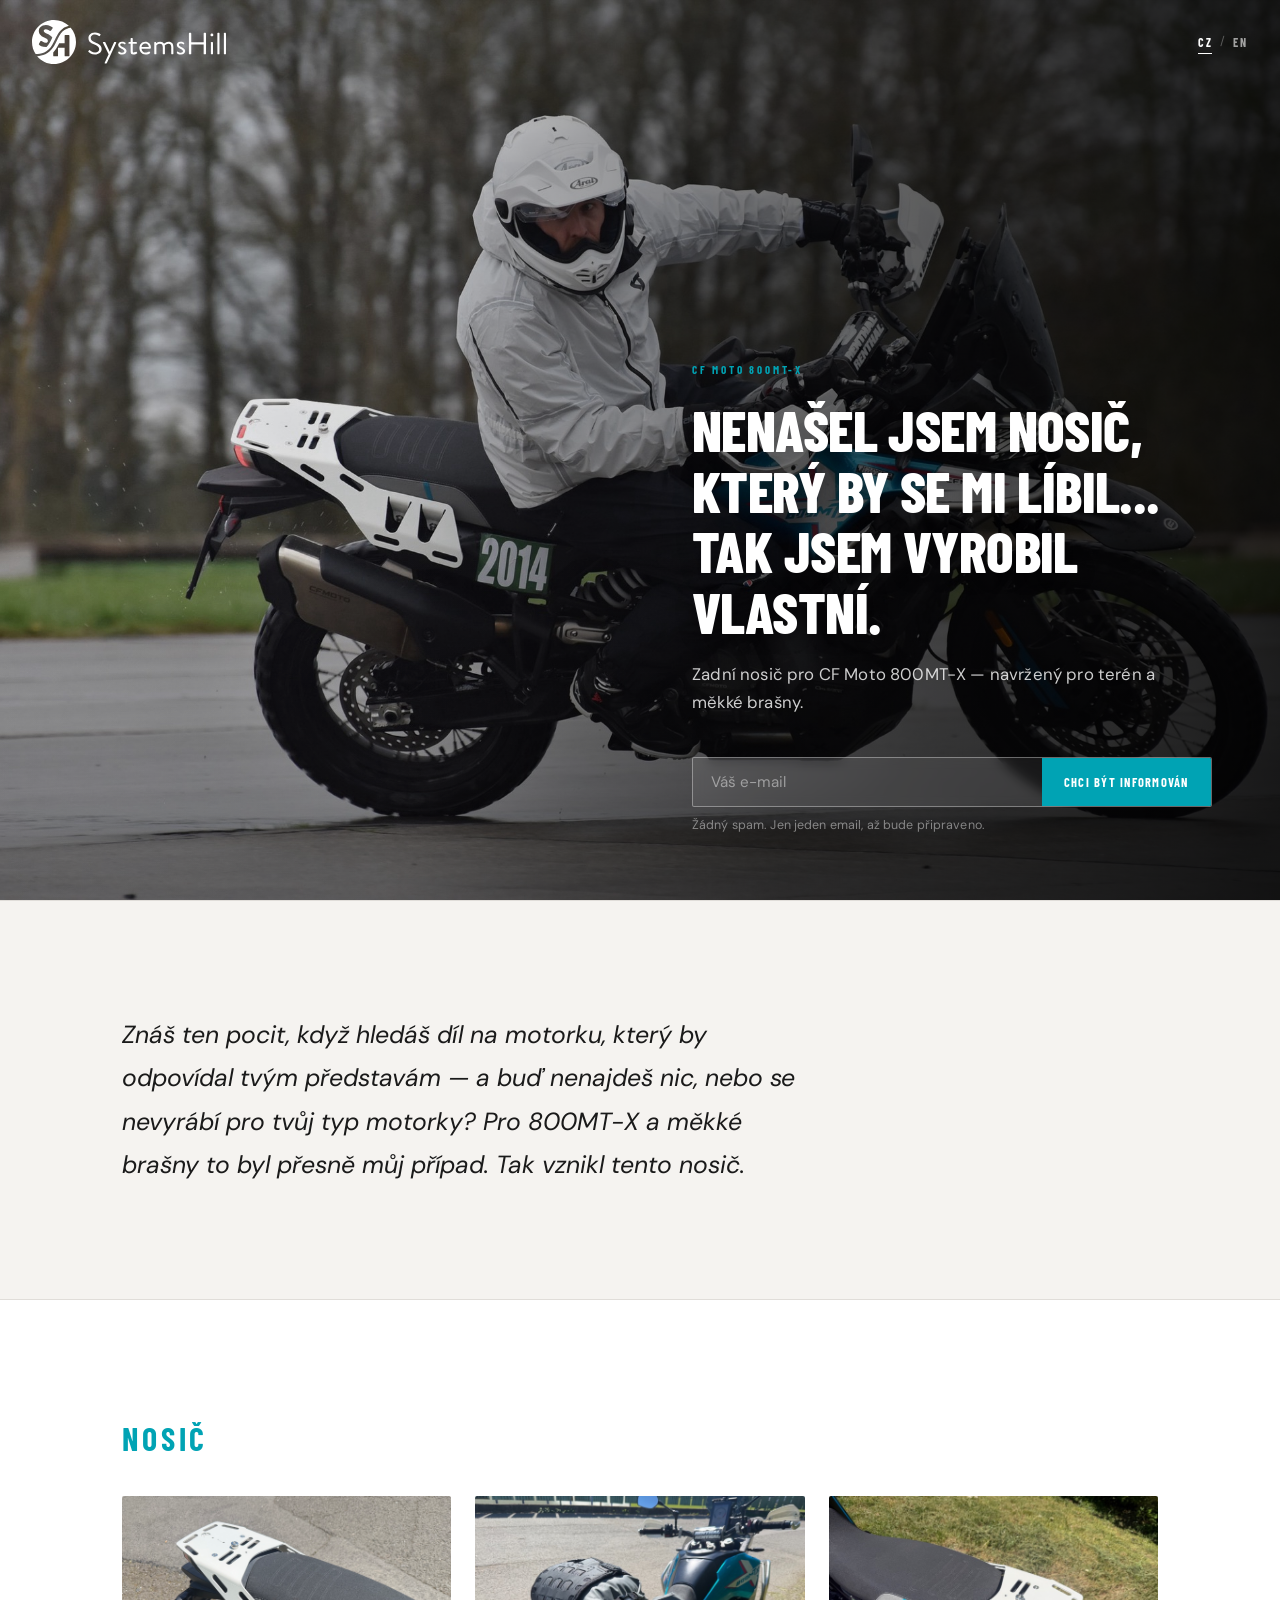
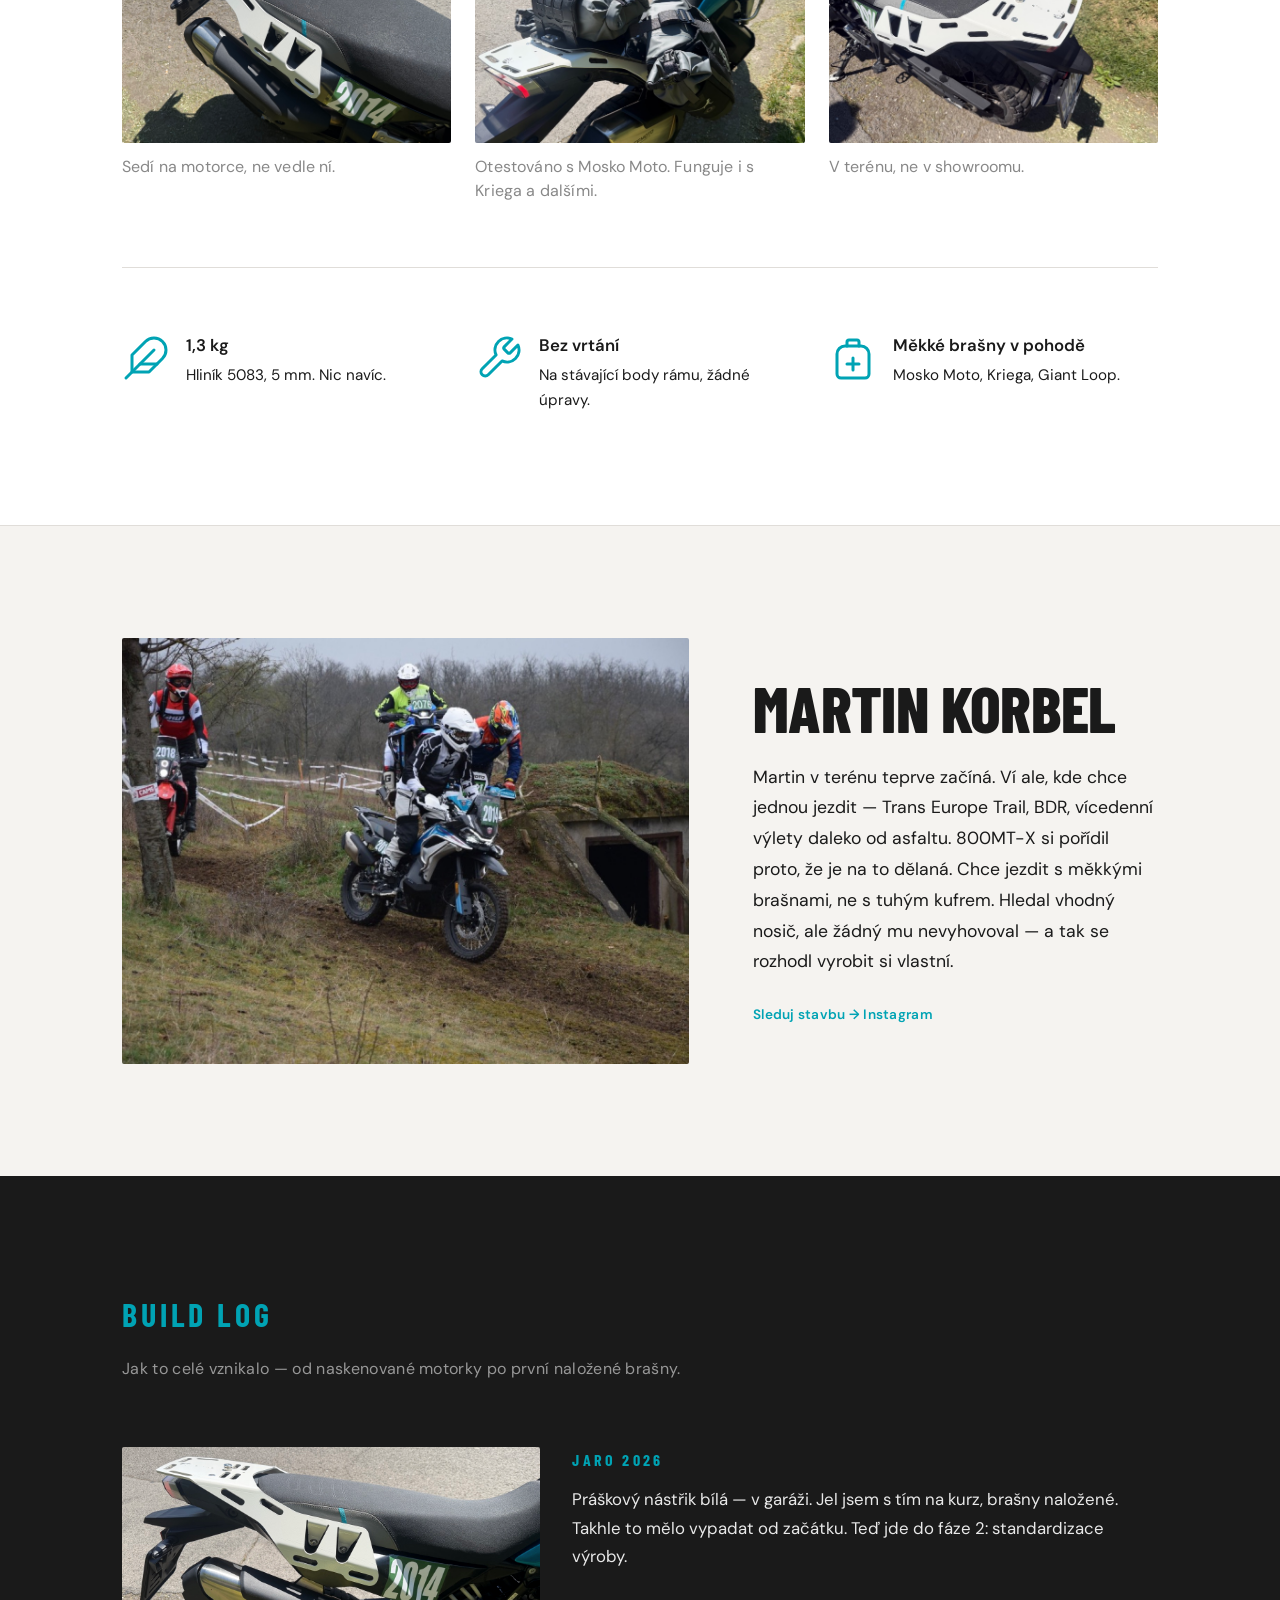
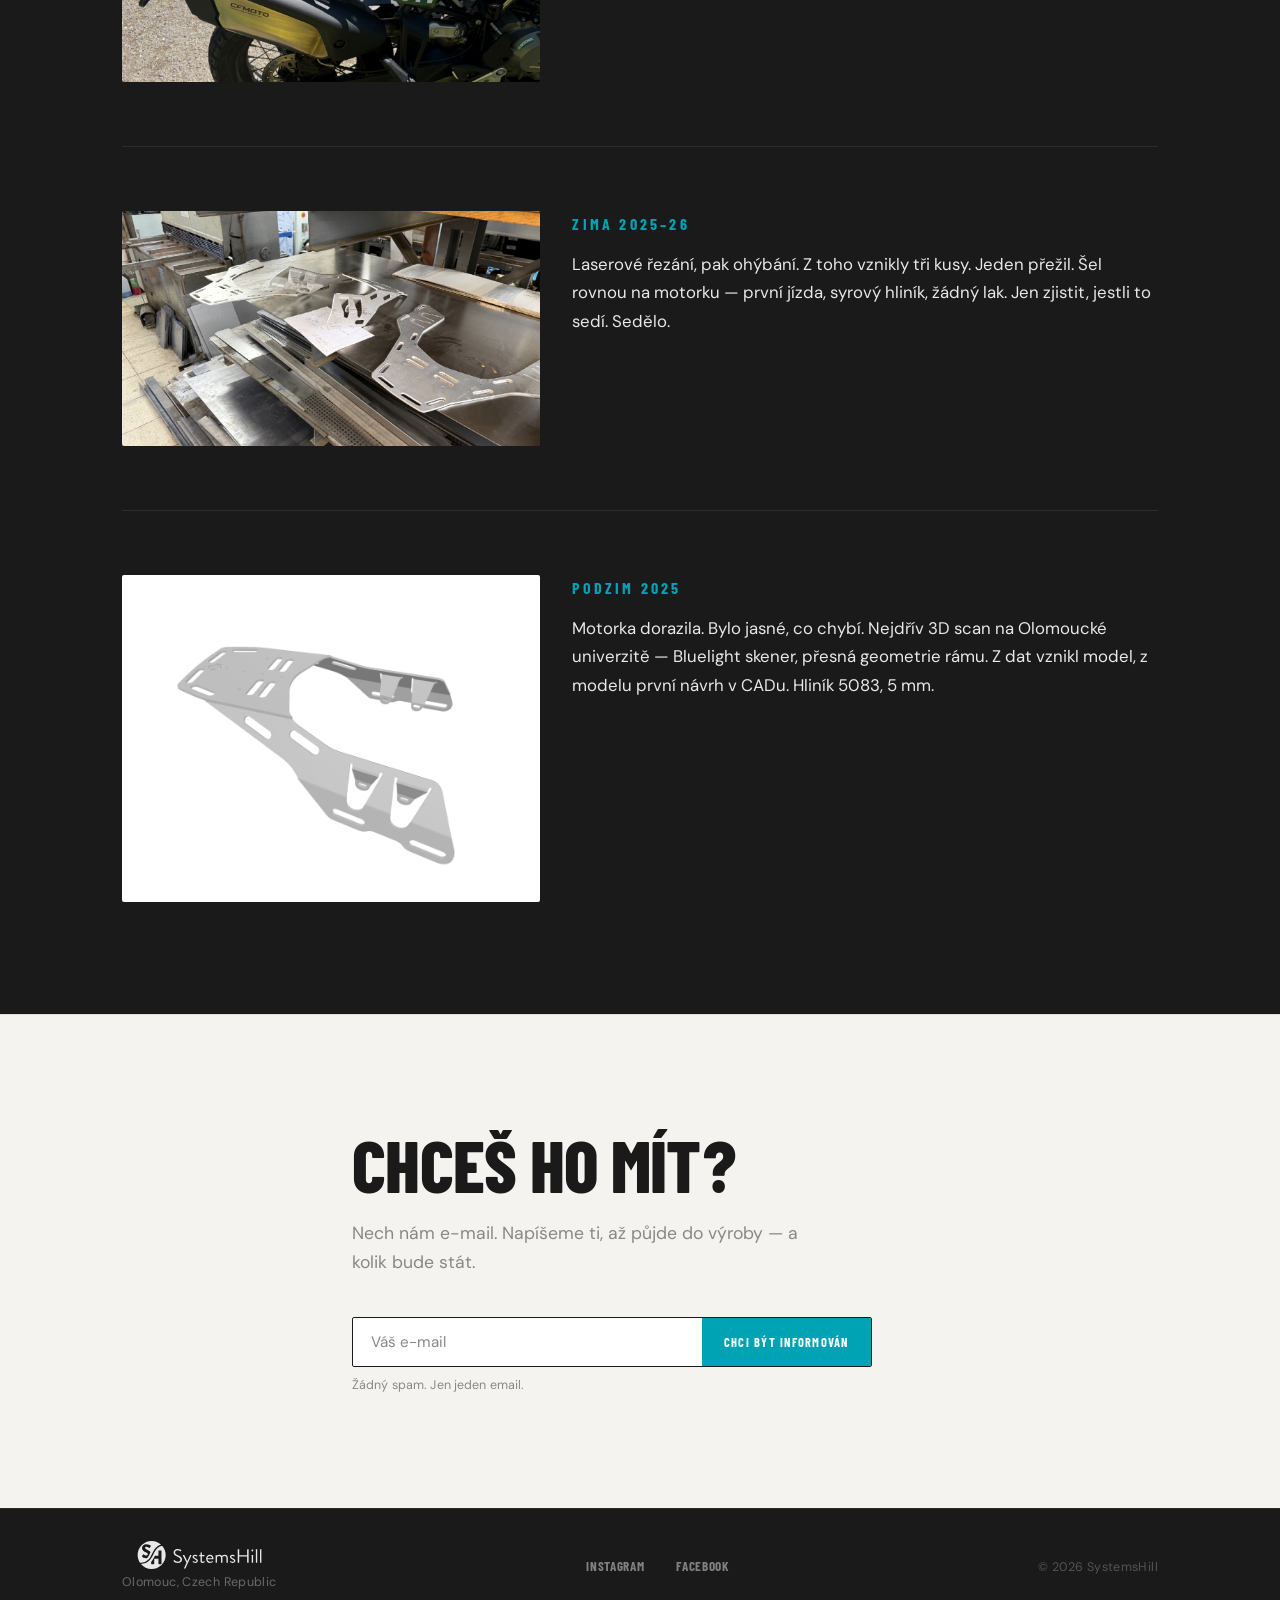
<file: index.html>
<!DOCTYPE html>
<html lang="cs">
<head>
  <meta charset="UTF-8">
  <meta name="viewport" content="width=device-width, initial-scale=1.0">
  <title>SystemsHill | Top Case Rack pro CF Moto 800MT-X</title>
  <meta name="description" content="Účelový zadní nosič pro CF Moto 800MT-X. Navrhl jezdec, který nemohl najít to, co potřeboval — tak ho postavil sám. Vyrobeno v České republice.">

  <!-- Open Graph -->
  <meta property="og:title" content="SystemsHill | Top Case Rack pro CF Moto 800MT-X">
  <meta property="og:description" content="Navrhl jezdec, který nemohl najít to, co potřeboval — tak ho postavil sám.">
  <meta property="og:image" content="images/hero.jpg">
  <meta property="og:type" content="website">

  <!-- Fonts: Barlow Condensed (headlines) + DM Sans (body) -->
  <link rel="preconnect" href="https://fonts.googleapis.com">
  <link rel="preconnect" href="https://fonts.gstatic.com" crossorigin>
  <link href="https://fonts.googleapis.com/css2?family=Barlow+Condensed:wght@700;800;900&family=DM+Sans:ital,wght@0,400;0,500;0,600;1,400&display=swap" rel="stylesheet">

  <link rel="stylesheet" href="style.css">
</head>
<body class="lang-cs">

  <!-- ─── HEADER: Language Toggle ─────────────────────────────────────────── -->
  <header class="site-header">
    <a href="/" class="logo-link" aria-label="SystemsHill">
      <img src="images/logo-dark.svg" alt="SystemsHill" class="site-logo">
    </a>
    <div class="lang-toggle">
      <button class="lang-btn active" data-lang="cs" onclick="setLang('cs', true)">CZ</button>
      <span class="lang-sep">/</span>
      <button class="lang-btn" data-lang="en" onclick="setLang('en', true)">EN</button>
    </div>
  </header>

  <!-- ─── SECTION 1: HERO ──────────────────────────────────────────────────── -->
  <!--
    FOTO: images/hero.jpg
    Zdroj: "Image 8.jpg" ze složky PHOTOS
    (Martin jede na kurzu, plný profil motorky, blur pozadí, rack vidět)
  -->
  <section class="hero">
    <div class="hero-media">
      <img
        src="images/hero.jpg"
        alt="Martin Korbel riding CF Moto 800MT-X with custom rack at riding course"
        class="hero-img"
        loading="eager"
      >
      <div class="hero-overlay"></div>
    </div>

    <div class="hero-content">
      <p class="eyebrow">CF MOTO 800MT-X</p>
      <h1>
        <span class="cs">Nenašel jsem nosič,<br>který by se mi líbil...<br>tak jsem vyrobil vlastní.</span>
        <span class="en">The rack I couldn't<br>find anywhere.<br>So I built it.</span>
      </h1>
      <p class="hero-sub">
        <span class="cs">Zadní nosič pro CF Moto 800MT-X — navržený pro terén a měkké brašny.</span>
        <span class="en">Rear rack for CF Moto 800MT-X — designed for off-road and soft luggage.</span>
      </p>

      <form class="signup-form" id="hero-form" onsubmit="handleSignup(event, 'hero')">
        <div class="form-row">
          <input
            type="email"
            class="email-input"
            id="hero-email"
            required
            autocomplete="email"
            data-placeholder-cs="Váš e-mail"
            data-placeholder-en="Your email"
            placeholder="Váš e-mail"
          >
          <button type="submit" class="btn-primary">
            <span class="cs">Chci být informován</span>
            <span class="en">Notify me</span>
          </button>
        </div>
        <p class="form-note">
          <span class="cs">Žádný spam. Jen jeden email, až bude připraveno.</span>
          <span class="en">No spam. One email when it's ready.</span>
        </p>
      </form>
    </div>
  </section>

  <!-- ─── SECTION 2: THE PROBLEM ───────────────────────────────────────────── -->
  <section class="problem">
    <div class="container">
      <p class="problem-text cs">
        Znáš ten pocit, když hledáš díl na motorku, který by odpovídal tvým představám — a buď nenajdeš nic, nebo se nevyrábí pro tvůj typ motorky? Pro 800MT-X a měkké brašny to byl přesně můj případ. Tak vznikl tento nosič.
      </p>
      <p class="problem-text en">
        You know that feeling — searching for a part that matches what you have in mind, only to find nothing, or nothing made for your bike? For the 800MT-X and soft luggage, that was exactly my situation. So this rack came to be.
      </p>
    </div>
  </section>

  <!-- ─── SECTION 3: THE RACK ───────────────────────────────────────────────── -->
  <section class="product" id="rack">
    <div class="container">
      <p class="section-label">
        <span class="cs">Nosič</span>
        <span class="en">The Rack</span>
      </p>

      <!--
        FOTKY GRIDU:
        images/rack-clean.jpg   ← IMG_2664.jpeg nebo blurred verze (111–117)
        images/rack-loaded.jpg  ← IMG_2660.jpeg nebo blurred verze (111–117)
        images/rack-mount.jpg   ← IMG_2617.jpeg (žádná registrační značka)
      -->
      <div class="photo-grid">
        <div class="photo-item">
          <img
            src="images/rack-clean.jpg"
            alt="CF Moto 800MT-X white rack — close detail showing bracket geometry"
            loading="lazy"
          >
          <p class="caption">
            <span class="cs">Sedí na motorce, ne vedle ní.</span>
            <span class="en">Designed to sit flush with the 800MT-X's lines.</span>
          </p>
        </div>
        <div class="photo-item">
          <img
            src="images/rack-loaded.jpg"
            alt="CF Moto 800MT-X rack loaded with Mosko Moto soft luggage"
            loading="lazy"
          >
          <p class="caption">
            <span class="cs">Otestováno s Mosko Moto. Funguje i s Kriega a dalšími.</span>
            <span class="en">Tested with Mosko Moto. Works with Kriega and others too.</span>
          </p>
        </div>
        <div class="photo-item">
          <img
            src="images/rack-detail.jpg"
            alt="CF Moto 800MT-X rack — real world detail shot, muddy conditions"
            loading="lazy"
          >
          <p class="caption">
            <span class="cs">V terénu, ne v showroomu.</span>
            <span class="en">Built to be ridden, not displayed.</span>
          </p>
        </div>
      </div>

      <!-- Feature callouts -->
      <div class="features">
        <div class="feature-item">
          <div class="feature-icon">
            <svg viewBox="0 0 24 24" fill="none" stroke="currentColor" stroke-width="1.5" stroke-linecap="round" stroke-linejoin="round">
              <path d="M20.24 12.24a6 6 0 0 0-8.49-8.49L5 10.5V19h8.5z"/>
              <line x1="16" y1="8" x2="2" y2="22"/>
              <line x1="17.5" y1="15" x2="9" y2="15"/>
            </svg>
          </div>
          <div class="feature-text">
            <strong class="cs">1,3 kg</strong>
            <strong class="en">1.3 kg</strong>
            <span class="feature-sub cs">Hliník 5083, 5 mm. Nic navíc.</span>
            <span class="feature-sub en">Al 5083, 5mm. Nothing extra.</span>
          </div>
        </div>
        <div class="feature-item">
          <div class="feature-icon">
            <svg viewBox="0 0 24 24" fill="none" stroke="currentColor" stroke-width="1.5" stroke-linecap="round" stroke-linejoin="round">
              <path d="M14.7 6.3a1 1 0 0 0 0 1.4l1.6 1.6a1 1 0 0 0 1.4 0l3.77-3.77a6 6 0 0 1-7.94 7.94l-6.91 6.91a2.12 2.12 0 0 1-3-3l6.91-6.91a6 6 0 0 1 7.94-7.94l-3.76 3.76z"/>
            </svg>
          </div>
          <div class="feature-text">
            <strong class="cs">Bez vrtání</strong>
            <strong class="en">Bolt-on fit</strong>
            <span class="feature-sub cs">Na stávající body rámu, žádné úpravy.</span>
            <span class="feature-sub en">No drilling, no modifications.</span>
          </div>
        </div>
        <div class="feature-item">
          <div class="feature-icon">
            <svg viewBox="0 0 24 24" fill="none" stroke="currentColor" stroke-width="1.5" stroke-linecap="round" stroke-linejoin="round">
              <path d="M4 20V10a4 4 0 0 1 4-4h8a4 4 0 0 1 4 4v10a2 2 0 0 1-2 2H6a2 2 0 0 1-2-2z"/>
              <path d="M9 6V4a1 1 0 0 1 1-1h4a1 1 0 0 1 1 1v2"/>
              <line x1="12" y1="12" x2="12" y2="18"/>
              <line x1="9" y1="15" x2="15" y2="15"/>
            </svg>
          </div>
          <div class="feature-text">
            <strong class="cs">Měkké brašny v pohodě</strong>
            <strong class="en">Soft luggage compatible</strong>
            <span class="feature-sub cs">Mosko Moto, Kriega, Giant Loop.</span>
            <span class="feature-sub en">Mosko Moto, Kriega, Giant Loop.</span>
          </div>
        </div>
      </div>
    </div>
  </section>

  <!-- ─── SECTION 4: THE BUILDER ────────────────────────────────────────────── -->
  <section class="builder">
    <div class="container">
      <!--
        FOTO: images/builder.jpg
        Zdroj: "Image 4.jpg" ze složky PHOTOS
        (Martin na kurzu — ne studio foto, skutečný moment)
      -->
      <div class="builder-grid">
        <div class="builder-photo">
          <img
            src="images/builder.jpg"
            alt="Martin Korbel — mechanical engineer and CF Moto 800MT-X rider"
            loading="lazy"
          >
        </div>
        <div class="builder-text">
          <h2>
            <span class="cs">Martin Korbel</span>
            <span class="en">Martin Korbel</span>
          </h2>
          <p class="cs">
            Martin v terénu teprve začíná. Ví ale, kde chce jednou jezdit — Trans Europe Trail, BDR, vícedenní výlety daleko od asfaltu. 800MT-X si pořídil proto, že je na to dělaná. Chce jezdit s měkkými brašnami, ne s tuhým kufrem. Hledal vhodný nosič, ale žádný mu nevyhovoval — a tak se rozhodl vyrobit si vlastní.
          </p>
          <p class="en">
            Martin is just getting started off-road. But he knows where he wants to ride — Trans Europe Trail, BDR, multi-day trips far from tarmac. He got the 800MT-X because it's built for that. He wanted to ride with soft luggage, not a hard case. He looked for a rack that would work. Nothing fit — so he designed one and had it made.
          </p>
          <a href="https://www.instagram.com/sh_moto.cz/" class="social-follow cs" target="_blank" rel="noopener">Sleduj stavbu → Instagram</a>
          <a href="https://www.instagram.com/sh_moto.cz/" class="social-follow en" target="_blank" rel="noopener">Follow the build → Instagram</a>
        </div>
      </div>
    </div>
  </section>

  <!-- ─── SECTION 5: BUILD LOG ──────────────────────────────────────────────── -->
  <section class="buildlog">
    <div class="container">
      <p class="section-label">
        <span class="cs">Build log</span>
        <span class="en">Build log</span>
      </p>
      <p class="buildlog-intro cs">Jak to celé vznikalo — od naskenované motorky po první naložené brašny.</p>
      <p class="buildlog-intro en">How the rack was built — from a 3D scan to the first loaded ride.</p>

      <div class="log-entries">

        <!-- Entry 3 — nejnovější / most recent -->
        <div class="log-entry">
          <div class="log-img-wrap">
            <img
              src="images/log-3.jpg"
              alt="Finished rack — white powder coat, Mosko Moto bags loaded at riding course"
              loading="lazy"
            >
          </div>
          <div class="log-body">
            <span class="log-date cs">Jaro 2026</span>
            <span class="log-date en">Spring 2026</span>
            <p class="cs">Práškový nástřik bílá — v garáži. Jel jsem s tím na kurz, brašny naložené. Takhle to mělo vypadat od začátku. Teď jde do fáze 2: standardizace výroby.</p>
            <p class="en">White powder coat — done in a garage. Took it to a riding course with bags loaded. This is what it was supposed to look like. Now moving into phase 2: standardizing production.</p>
          </div>
        </div>

        <!-- Entry 2 — výroba / manufacturing -->
        <div class="log-entry">
          <div class="log-img-wrap">
            <img
              src="images/log-2.jpg"
              alt="Raw aluminum rack — first fit test ride in Czech countryside"
              loading="lazy"
            >
          </div>
          <div class="log-body">
            <span class="log-date cs">Zima 2025–26</span>
            <span class="log-date en">Winter 2025–26</span>
            <p class="cs">Laserové řezání, pak ohýbání. Z toho vznikly tři kusy. Jeden přežil. Šel rovnou na motorku — první jízda, syrový hliník, žádný lak. Jen zjistit, jestli to sedí. Sedělo.</p>
            <p class="en">Laser cutting, then bending. Three pieces came out. One survived. Went straight onto the bike — first ride, raw aluminum, no paint. Just checking if it fits. It did.</p>
          </div>
        </div>

        <!-- Entry 1 — nejstarší / oldest -->
        <div class="log-entry">
          <div class="log-img-wrap log-img-wrap--model">
            <img
              src="images/model.png"
              alt="3D CAD model of the rack — output of the Bluelight scan and CAD design phase"
              loading="lazy"
            >
          </div>
          <div class="log-body">
            <span class="log-date cs">Podzim 2025</span>
            <span class="log-date en">Autumn 2025</span>
            <p class="cs">Motorka dorazila. Bylo jasné, co chybí. Nejdřív 3D scan na Olomoucké univerzitě — Bluelight skener, přesná geometrie rámu. Z dat vznikl model, z modelu první návrh v CADu. Hliník 5083, 5 mm.</p>
            <p class="en">The bike arrived. The gap was obvious. First step: 3D scan at Olomouc University — Bluelight scanner, precise frame geometry. From the data came a model, from the model the first CAD design. Aluminum 5083, 5mm.</p>
          </div>
        </div>

      </div>
    </div>
  </section>

  <!-- ─── SECTION 6: EMAIL SIGNUP REPEAT ──────────────────────────────────── -->
  <section class="signup-section" id="chci">
    <div class="container signup-inner">
      <h2>
        <span class="cs">Chceš ho mít?</span>
        <span class="en">Want one?</span>
      </h2>
      <p>
        <span class="cs">Nech nám e-mail. Napíšeme ti, až půjde do výroby — a kolik bude stát.</span>
        <span class="en">Leave your email. We'll tell you when it's ready and what it costs.</span>
      </p>

      <form class="signup-form signup-form--large" id="bottom-form" onsubmit="handleSignup(event, 'bottom')">
        <div class="form-row">
          <input
            type="email"
            class="email-input"
            id="bottom-email"
            required
            autocomplete="email"
            data-placeholder-cs="Váš e-mail"
            data-placeholder-en="Your email"
            placeholder="Váš e-mail"
          >
          <button type="submit" class="btn-primary">
            <span class="cs">Chci být informován</span>
            <span class="en">Notify me</span>
          </button>
        </div>
        <p class="form-note">
          <span class="cs">Žádný spam. Jen jeden email.</span>
          <span class="en">No spam. One email.</span>
        </p>
      </form>
    </div>
  </section>

  <!-- ─── FOOTER ─────────────────────────────────────────────────────────────── -->
  <footer class="site-footer">
    <div class="container footer-inner">
      <div class="footer-left">
        <img src="images/logo-dark.svg" alt="SystemsHill" class="footer-logo">
        <span class="footer-location">Olomouc, Czech Republic</span>
      </div>
      <div class="footer-social">
        <a href="https://www.instagram.com/sh_moto.cz/" class="footer-link" target="_blank" rel="noopener">Instagram</a>
        <a href="https://www.facebook.com/sh.moto.cz" class="footer-link" target="_blank" rel="noopener">Facebook</a>
      </div>
      <div class="footer-credit">
        <span>© 2026 SystemsHill</span>
      </div>
    </div>
  </footer>

  <script src="script.js"></script>
</body>
</html>
</file>
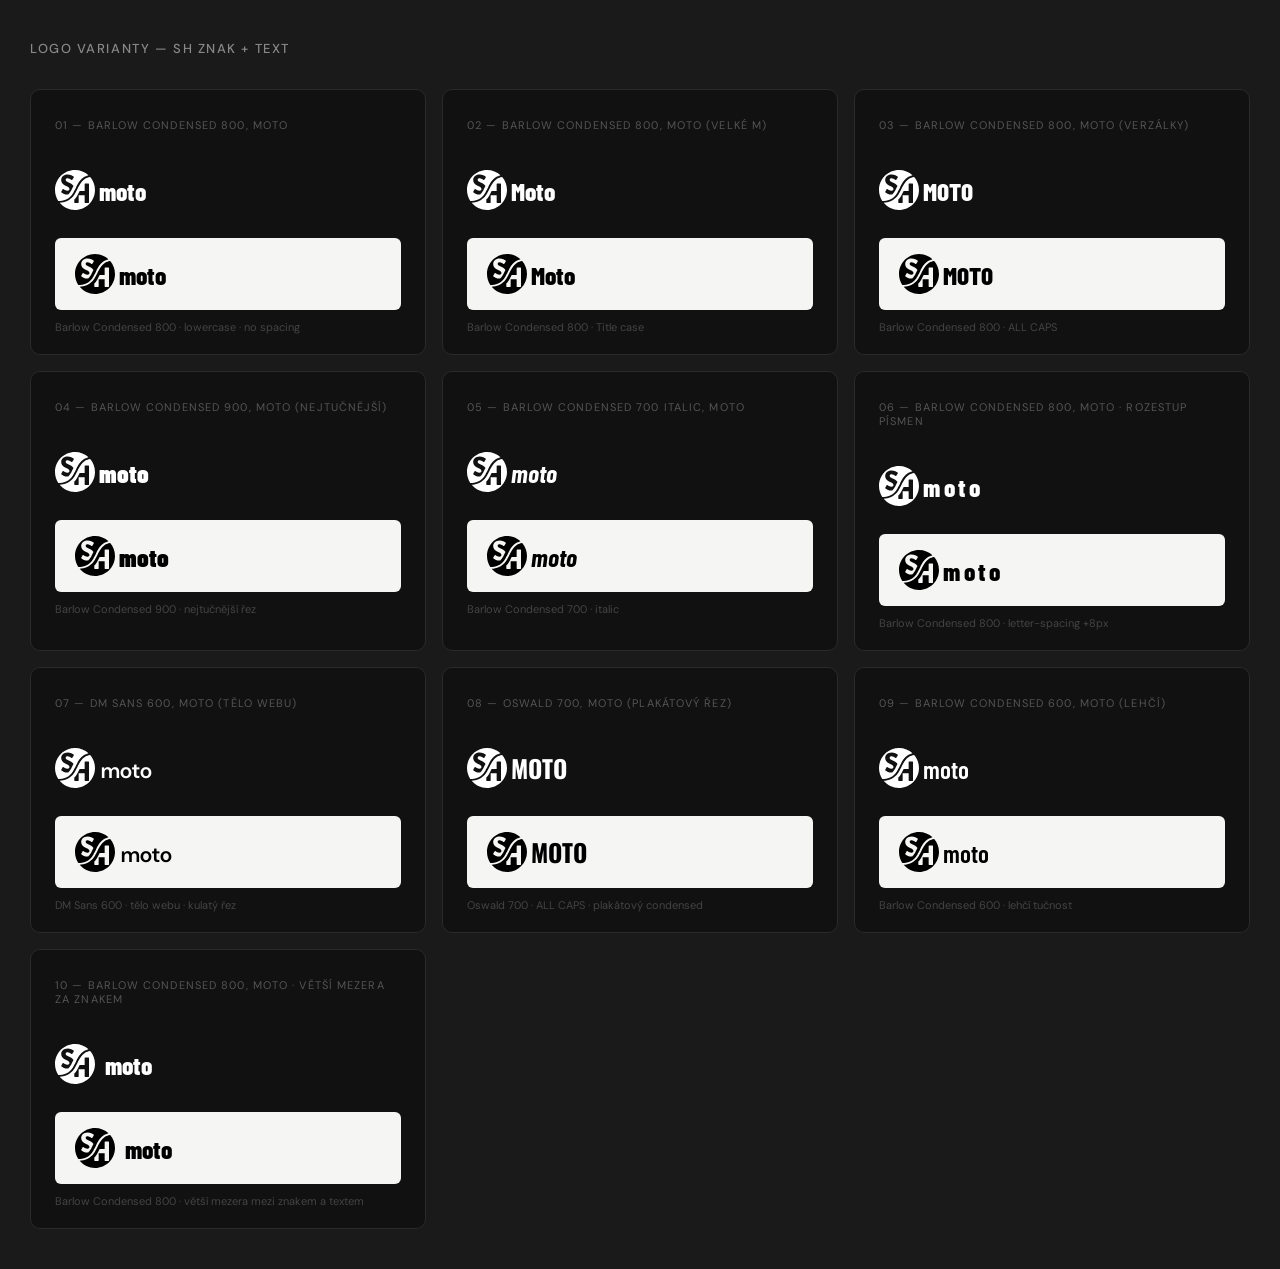
<file: logo-preview.html>
<!DOCTYPE html>
<html lang="cs">
<head>
  <meta charset="UTF-8">
  <meta name="viewport" content="width=device-width, initial-scale=1.0">
  <title>Logo varianty — sh-moto.com</title>
  <link rel="preconnect" href="https://fonts.googleapis.com">
  <link rel="preconnect" href="https://fonts.gstatic.com" crossorigin>
  <link href="https://fonts.googleapis.com/css2?family=Barlow+Condensed:ital,wght@0,400;0,600;0,700;0,800;0,900;1,700;1,800&family=DM+Sans:ital,wght@0,400;0,500;0,600;1,500&family=Oswald:wght@400;600;700&display=swap" rel="stylesheet">
  <style>
    * { box-sizing: border-box; margin: 0; padding: 0; }

    body {
      background: #1a1a1a;
      font-family: 'DM Sans', sans-serif;
      padding: 40px 30px;
      color: #fff;
    }

    h1 {
      font-size: 13px;
      font-weight: 500;
      letter-spacing: 0.12em;
      text-transform: uppercase;
      color: #888;
      margin-bottom: 32px;
    }

    .grid {
      display: grid;
      grid-template-columns: repeat(auto-fill, minmax(380px, 1fr));
      gap: 16px;
    }

    .card {
      background: #111;
      border: 1px solid #2a2a2a;
      border-radius: 10px;
      padding: 28px 24px 20px;
    }

    .card-label {
      font-size: 11px;
      letter-spacing: 0.1em;
      text-transform: uppercase;
      color: #555;
      margin-bottom: 18px;
    }

    .preview-dark {
      background: #111;
      padding: 20px 0 16px;
      display: flex;
      align-items: center;
    }

    .preview-light {
      background: #f5f5f3;
      padding: 16px 20px;
      border-radius: 6px;
      margin-top: 12px;
      display: flex;
      align-items: center;
    }

    svg.logo {
      height: 40px;
      width: auto;
    }

    .variant-desc {
      font-size: 11px;
      color: #444;
      margin-top: 10px;
    }
  </style>
</head>
<body>

<h1>Logo varianty — SH znak + text</h1>

<div class="grid">

  <!-- SH emblem path data (dark/light) as inline defs -->

  <!-- === VARIANTA 1 === -->
  <div class="card">
    <div class="card-label">01 — Barlow Condensed 800, moto</div>
    <div class="preview-dark">
      <svg class="logo" xmlns="http://www.w3.org/2000/svg" viewBox="0 0 260 104.38">
        <defs><style>.sh1{fill:#fff;stroke-width:0}</style></defs>
        <path class="sh1" d="M48.2,58.47c.77-1.37,1.46-2.72,2.17-4.07,1.37-2.62,2.68-5.21,3.92-7.73,1.95-3.96,3.82-7.72,5.84-11.22,3.67-6.37,7.85-11.84,14.06-15.86.95-.62,1.88-1.16,2.8-1.67.28-.16.56-.3.84-.44.64-.34,1.28-.66,1.9-.94.29-.13.57-.27.86-.39.67-.29,1.32-.55,1.96-.79.18-.07.38-.15.56-.22.81-.29,1.59-.54,2.35-.75.19-.05.37-.09.55-.14.53-.14,1.04-.26,1.54-.37C78.23,5.28,65.84,0,52.19,0,23.37,0,0,23.37,0,52.19c0,10.6,3.18,20.45,8.61,28.68,12.42-.62,28.83-3.16,39.59-22.39ZM34.39,63.95c-.39.02-.75.08-1.15.08-9.43,0-14.65-3.92-16.32-5.59-.72-.73-.94-1.02-.36-2.03l3.41-6.02c.58-.94,1.96-.8,2.47-.44.29.14,5.51,3.99,10.3,3.99,2.9,0,5-1.81,5-4.35,0-3.05-2.54-5.37-7.47-7.33-6.24-2.47-14.07-7.33-14.07-16.03,0-7.18,5.58-14.44,16.76-14.44,7.54,0,13.35,3.85,15.52,5.44.87.51.73,1.81.44,2.32l-3.7,5.59c-.51.8-1.81,1.45-2.47.94-.65-.36-5.95-4.35-10.37-4.35-2.61,0-4.57,1.74-4.57,3.7,0,2.68,2.17,4.72,7.91,7.04,3.97,1.58,9.54,4.26,12.53,9.12-.28.56-.55,1.1-.84,1.69-1.3,2.63-2.59,5.18-3.84,7.57l-.32.6c-.57,1.09-1.13,2.17-1.75,3.27-2.15,3.84-4.55,6.83-7.11,9.23Z"/>
        <path class="sh1" d="M90.9,18.44c-.07,0-.13.01-.2.02-.51.07-1.06.16-1.63.28-.16.03-.32.07-.48.1-.44.1-.9.21-1.37.34-.19.05-.38.1-.58.16-.6.18-1.22.37-1.87.61-.05.02-.1.03-.16.05-.69.25-1.41.55-2.15.88-.21.09-.42.2-.64.3-.56.26-1.14.55-1.73.86-.23.12-.46.24-.7.37-.8.44-1.61.92-2.45,1.46-6.85,4.44-11.08,11.28-15.21,19.31-.96,1.86-1.91,3.77-2.89,5.75-1.91,3.88-3.89,7.89-6.21,12.04-.74,1.32-1.51,2.54-2.29,3.72-10.95,16.5-26.19,20.08-38.11,21.06,9.57,11.38,23.9,18.62,39.94,18.62,28.82,0,52.19-23.37,52.19-52.19,0-12.92-4.72-24.73-12.5-33.84-.31.03-.63.05-.97.1ZM88.78,84.85c0,.73-.65,1.38-1.38,1.38h-8.63c-.8,0-1.38-.65-1.38-1.38v-19.08h-15.64v19.08c0,.73-.58,1.38-1.38,1.38h-8.63c-.73,0-1.38-.65-1.38-1.38v-7.92c2.23-2.33,4.38-4.98,6.39-8.01,1.03-1.56,1.86-2.9,2.6-4.22,1.86-3.32,3.48-6.5,5.02-9.6h13.02v-18.28c0-.73.58-1.38,1.38-1.38h8.63c.72,0,1.38.65,1.38,1.38v48.03Z"/>
        <text style="font-family:'Barlow Condensed',sans-serif;font-weight:800;font-size:66px;fill:#fff" x="116" y="81">moto</text>
      </svg>
    </div>
    <div class="preview-light">
      <svg class="logo" xmlns="http://www.w3.org/2000/svg" viewBox="0 0 260 104.38">
        <defs><style>.sh1d{fill:#000;stroke-width:0}</style></defs>
        <path class="sh1d" d="M48.2,58.47c.77-1.37,1.46-2.72,2.17-4.07,1.37-2.62,2.68-5.21,3.92-7.73,1.95-3.96,3.82-7.72,5.84-11.22,3.67-6.37,7.85-11.84,14.06-15.86.95-.62,1.88-1.16,2.8-1.67.28-.16.56-.3.84-.44.64-.34,1.28-.66,1.9-.94.29-.13.57-.27.86-.39.67-.29,1.32-.55,1.96-.79.18-.07.38-.15.56-.22.81-.29,1.59-.54,2.35-.75.19-.05.37-.09.55-.14.53-.14,1.04-.26,1.54-.37C78.23,5.28,65.84,0,52.19,0,23.37,0,0,23.37,0,52.19c0,10.6,3.18,20.45,8.61,28.68,12.42-.62,28.83-3.16,39.59-22.39ZM34.39,63.95c-.39.02-.75.08-1.15.08-9.43,0-14.65-3.92-16.32-5.59-.72-.73-.94-1.02-.36-2.03l3.41-6.02c.58-.94,1.96-.8,2.47-.44.29.14,5.51,3.99,10.3,3.99,2.9,0,5-1.81,5-4.35,0-3.05-2.54-5.37-7.47-7.33-6.24-2.47-14.07-7.33-14.07-16.03,0-7.18,5.58-14.44,16.76-14.44,7.54,0,13.35,3.85,15.52,5.44.87.51.73,1.81.44,2.32l-3.7,5.59c-.51.8-1.81,1.45-2.47.94-.65-.36-5.95-4.35-10.37-4.35-2.61,0-4.57,1.74-4.57,3.7,0,2.68,2.17,4.72,7.91,7.04,3.97,1.58,9.54,4.26,12.53,9.12-.28.56-.55,1.1-.84,1.69-1.3,2.63-2.59,5.18-3.84,7.57l-.32.6c-.57,1.09-1.13,2.17-1.75,3.27-2.15,3.84-4.55,6.83-7.11,9.23Z"/>
        <path class="sh1d" d="M90.9,18.44c-.07,0-.13.01-.2.02-.51.07-1.06.16-1.63.28-.16.03-.32.07-.48.1-.44.1-.9.21-1.37.34-.19.05-.38.1-.58.16-.6.18-1.22.37-1.87.61-.05.02-.1.03-.16.05-.69.25-1.41.55-2.15.88-.21.09-.42.2-.64.3-.56.26-1.14.55-1.73.86-.23.12-.46.24-.7.37-.8.44-1.61.92-2.45,1.46-6.85,4.44-11.08,11.28-15.21,19.31-.96,1.86-1.91,3.77-2.89,5.75-1.91,3.88-3.89,7.89-6.21,12.04-.74,1.32-1.51,2.54-2.29,3.72-10.95,16.5-26.19,20.08-38.11,21.06,9.57,11.38,23.9,18.62,39.94,18.62,28.82,0,52.19-23.37,52.19-52.19,0-12.92-4.72-24.73-12.5-33.84-.31.03-.63.05-.97.1ZM88.78,84.85c0,.73-.65,1.38-1.38,1.38h-8.63c-.8,0-1.38-.65-1.38-1.38v-19.08h-15.64v19.08c0,.73-.58,1.38-1.38,1.38h-8.63c-.73,0-1.38-.65-1.38-1.38v-7.92c2.23-2.33,4.38-4.98,6.39-8.01,1.03-1.56,1.86-2.9,2.6-4.22,1.86-3.32,3.48-6.5,5.02-9.6h13.02v-18.28c0-.73.58-1.38,1.38-1.38h8.63c.72,0,1.38.65,1.38,1.38v48.03Z"/>
        <text style="font-family:'Barlow Condensed',sans-serif;font-weight:800;font-size:66px;fill:#000" x="116" y="81">moto</text>
      </svg>
    </div>
    <div class="variant-desc">Barlow Condensed 800 · lowercase · no spacing</div>
  </div>

  <!-- === VARIANTA 2 === -->
  <div class="card">
    <div class="card-label">02 — Barlow Condensed 800, Moto (velké M)</div>
    <div class="preview-dark">
      <svg class="logo" xmlns="http://www.w3.org/2000/svg" viewBox="0 0 270 104.38">
        <path style="fill:#fff;stroke-width:0" d="M48.2,58.47c.77-1.37,1.46-2.72,2.17-4.07,1.37-2.62,2.68-5.21,3.92-7.73,1.95-3.96,3.82-7.72,5.84-11.22,3.67-6.37,7.85-11.84,14.06-15.86.95-.62,1.88-1.16,2.8-1.67.28-.16.56-.3.84-.44.64-.34,1.28-.66,1.9-.94.29-.13.57-.27.86-.39.67-.29,1.32-.55,1.96-.79.18-.07.38-.15.56-.22.81-.29,1.59-.54,2.35-.75.19-.05.37-.09.55-.14.53-.14,1.04-.26,1.54-.37C78.23,5.28,65.84,0,52.19,0,23.37,0,0,23.37,0,52.19c0,10.6,3.18,20.45,8.61,28.68,12.42-.62,28.83-3.16,39.59-22.39ZM34.39,63.95c-.39.02-.75.08-1.15.08-9.43,0-14.65-3.92-16.32-5.59-.72-.73-.94-1.02-.36-2.03l3.41-6.02c.58-.94,1.96-.8,2.47-.44.29.14,5.51,3.99,10.3,3.99,2.9,0,5-1.81,5-4.35,0-3.05-2.54-5.37-7.47-7.33-6.24-2.47-14.07-7.33-14.07-16.03,0-7.18,5.58-14.44,16.76-14.44,7.54,0,13.35,3.85,15.52,5.44.87.51.73,1.81.44,2.32l-3.7,5.59c-.51.8-1.81,1.45-2.47.94-.65-.36-5.95-4.35-10.37-4.35-2.61,0-4.57,1.74-4.57,3.7,0,2.68,2.17,4.72,7.91,7.04,3.97,1.58,9.54,4.26,12.53,9.12-.28.56-.55,1.1-.84,1.69-1.3,2.63-2.59,5.18-3.84,7.57l-.32.6c-.57,1.09-1.13,2.17-1.75,3.27-2.15,3.84-4.55,6.83-7.11,9.23Z"/>
        <path style="fill:#fff;stroke-width:0" d="M90.9,18.44c-.07,0-.13.01-.2.02-.51.07-1.06.16-1.63.28-.16.03-.32.07-.48.1-.44.1-.9.21-1.37.34-.19.05-.38.1-.58.16-.6.18-1.22.37-1.87.61-.05.02-.1.03-.16.05-.69.25-1.41.55-2.15.88-.21.09-.42.2-.64.3-.56.26-1.14.55-1.73.86-.23.12-.46.24-.7.37-.8.44-1.61.92-2.45,1.46-6.85,4.44-11.08,11.28-15.21,19.31-.96,1.86-1.91,3.77-2.89,5.75-1.91,3.88-3.89,7.89-6.21,12.04-.74,1.32-1.51,2.54-2.29,3.72-10.95,16.5-26.19,20.08-38.11,21.06,9.57,11.38,23.9,18.62,39.94,18.62,28.82,0,52.19-23.37,52.19-52.19,0-12.92-4.72-24.73-12.5-33.84-.31.03-.63.05-.97.1ZM88.78,84.85c0,.73-.65,1.38-1.38,1.38h-8.63c-.8,0-1.38-.65-1.38-1.38v-19.08h-15.64v19.08c0,.73-.58,1.38-1.38,1.38h-8.63c-.73,0-1.38-.65-1.38-1.38v-7.92c2.23-2.33,4.38-4.98,6.39-8.01,1.03-1.56,1.86-2.9,2.6-4.22,1.86-3.32,3.48-6.5,5.02-9.6h13.02v-18.28c0-.73.58-1.38,1.38-1.38h8.63c.72,0,1.38.65,1.38,1.38v48.03Z"/>
        <text style="font-family:'Barlow Condensed',sans-serif;font-weight:800;font-size:66px;fill:#fff" x="116" y="81">Moto</text>
      </svg>
    </div>
    <div class="preview-light">
      <svg class="logo" xmlns="http://www.w3.org/2000/svg" viewBox="0 0 270 104.38">
        <path style="fill:#000;stroke-width:0" d="M48.2,58.47c.77-1.37,1.46-2.72,2.17-4.07,1.37-2.62,2.68-5.21,3.92-7.73,1.95-3.96,3.82-7.72,5.84-11.22,3.67-6.37,7.85-11.84,14.06-15.86.95-.62,1.88-1.16,2.8-1.67.28-.16.56-.3.84-.44.64-.34,1.28-.66,1.9-.94.29-.13.57-.27.86-.39.67-.29,1.32-.55,1.96-.79.18-.07.38-.15.56-.22.81-.29,1.59-.54,2.35-.75.19-.05.37-.09.55-.14.53-.14,1.04-.26,1.54-.37C78.23,5.28,65.84,0,52.19,0,23.37,0,0,23.37,0,52.19c0,10.6,3.18,20.45,8.61,28.68,12.42-.62,28.83-3.16,39.59-22.39ZM34.39,63.95c-.39.02-.75.08-1.15.08-9.43,0-14.65-3.92-16.32-5.59-.72-.73-.94-1.02-.36-2.03l3.41-6.02c.58-.94,1.96-.8,2.47-.44.29.14,5.51,3.99,10.3,3.99,2.9,0,5-1.81,5-4.35,0-3.05-2.54-5.37-7.47-7.33-6.24-2.47-14.07-7.33-14.07-16.03,0-7.18,5.58-14.44,16.76-14.44,7.54,0,13.35,3.85,15.52,5.44.87.51.73,1.81.44,2.32l-3.7,5.59c-.51.8-1.81,1.45-2.47.94-.65-.36-5.95-4.35-10.37-4.35-2.61,0-4.57,1.74-4.57,3.7,0,2.68,2.17,4.72,7.91,7.04,3.97,1.58,9.54,4.26,12.53,9.12-.28.56-.55,1.1-.84,1.69-1.3,2.63-2.59,5.18-3.84,7.57l-.32.6c-.57,1.09-1.13,2.17-1.75,3.27-2.15,3.84-4.55,6.83-7.11,9.23Z"/>
        <path style="fill:#000;stroke-width:0" d="M90.9,18.44c-.07,0-.13.01-.2.02-.51.07-1.06.16-1.63.28-.16.03-.32.07-.48.1-.44.1-.9.21-1.37.34-.19.05-.38.1-.58.16-.6.18-1.22.37-1.87.61-.05.02-.1.03-.16.05-.69.25-1.41.55-2.15.88-.21.09-.42.2-.64.3-.56.26-1.14.55-1.73.86-.23.12-.46.24-.7.37-.8.44-1.61.92-2.45,1.46-6.85,4.44-11.08,11.28-15.21,19.31-.96,1.86-1.91,3.77-2.89,5.75-1.91,3.88-3.89,7.89-6.21,12.04-.74,1.32-1.51,2.54-2.29,3.72-10.95,16.5-26.19,20.08-38.11,21.06,9.57,11.38,23.9,18.62,39.94,18.62,28.82,0,52.19-23.37,52.19-52.19,0-12.92-4.72-24.73-12.5-33.84-.31.03-.63.05-.97.1ZM88.78,84.85c0,.73-.65,1.38-1.38,1.38h-8.63c-.8,0-1.38-.65-1.38-1.38v-19.08h-15.64v19.08c0,.73-.58,1.38-1.38,1.38h-8.63c-.73,0-1.38-.65-1.38-1.38v-7.92c2.23-2.33,4.38-4.98,6.39-8.01,1.03-1.56,1.86-2.9,2.6-4.22,1.86-3.32,3.48-6.5,5.02-9.6h13.02v-18.28c0-.73.58-1.38,1.38-1.38h8.63c.72,0,1.38.65,1.38,1.38v48.03Z"/>
        <text style="font-family:'Barlow Condensed',sans-serif;font-weight:800;font-size:66px;fill:#000" x="116" y="81">Moto</text>
      </svg>
    </div>
    <div class="variant-desc">Barlow Condensed 800 · Title case</div>
  </div>

  <!-- === VARIANTA 3 === -->
  <div class="card">
    <div class="card-label">03 — Barlow Condensed 800, MOTO (verzálky)</div>
    <div class="preview-dark">
      <svg class="logo" xmlns="http://www.w3.org/2000/svg" viewBox="0 0 285 104.38">
        <path style="fill:#fff;stroke-width:0" d="M48.2,58.47c.77-1.37,1.46-2.72,2.17-4.07,1.37-2.62,2.68-5.21,3.92-7.73,1.95-3.96,3.82-7.72,5.84-11.22,3.67-6.37,7.85-11.84,14.06-15.86.95-.62,1.88-1.16,2.8-1.67.28-.16.56-.3.84-.44.64-.34,1.28-.66,1.9-.94.29-.13.57-.27.86-.39.67-.29,1.32-.55,1.96-.79.18-.07.38-.15.56-.22.81-.29,1.59-.54,2.35-.75.19-.05.37-.09.55-.14.53-.14,1.04-.26,1.54-.37C78.23,5.28,65.84,0,52.19,0,23.37,0,0,23.37,0,52.19c0,10.6,3.18,20.45,8.61,28.68,12.42-.62,28.83-3.16,39.59-22.39ZM34.39,63.95c-.39.02-.75.08-1.15.08-9.43,0-14.65-3.92-16.32-5.59-.72-.73-.94-1.02-.36-2.03l3.41-6.02c.58-.94,1.96-.8,2.47-.44.29.14,5.51,3.99,10.3,3.99,2.9,0,5-1.81,5-4.35,0-3.05-2.54-5.37-7.47-7.33-6.24-2.47-14.07-7.33-14.07-16.03,0-7.18,5.58-14.44,16.76-14.44,7.54,0,13.35,3.85,15.52,5.44.87.51.73,1.81.44,2.32l-3.7,5.59c-.51.8-1.81,1.45-2.47.94-.65-.36-5.95-4.35-10.37-4.35-2.61,0-4.57,1.74-4.57,3.7,0,2.68,2.17,4.72,7.91,7.04,3.97,1.58,9.54,4.26,12.53,9.12-.28.56-.55,1.1-.84,1.69-1.3,2.63-2.59,5.18-3.84,7.57l-.32.6c-.57,1.09-1.13,2.17-1.75,3.27-2.15,3.84-4.55,6.83-7.11,9.23Z"/>
        <path style="fill:#fff;stroke-width:0" d="M90.9,18.44c-.07,0-.13.01-.2.02-.51.07-1.06.16-1.63.28-.16.03-.32.07-.48.1-.44.1-.9.21-1.37.34-.19.05-.38.1-.58.16-.6.18-1.22.37-1.87.61-.05.02-.1.03-.16.05-.69.25-1.41.55-2.15.88-.21.09-.42.2-.64.3-.56.26-1.14.55-1.73.86-.23.12-.46.24-.7.37-.8.44-1.61.92-2.45,1.46-6.85,4.44-11.08,11.28-15.21,19.31-.96,1.86-1.91,3.77-2.89,5.75-1.91,3.88-3.89,7.89-6.21,12.04-.74,1.32-1.51,2.54-2.29,3.72-10.95,16.5-26.19,20.08-38.11,21.06,9.57,11.38,23.9,18.62,39.94,18.62,28.82,0,52.19-23.37,52.19-52.19,0-12.92-4.72-24.73-12.5-33.84-.31.03-.63.05-.97.1ZM88.78,84.85c0,.73-.65,1.38-1.38,1.38h-8.63c-.8,0-1.38-.65-1.38-1.38v-19.08h-15.64v19.08c0,.73-.58,1.38-1.38,1.38h-8.63c-.73,0-1.38-.65-1.38-1.38v-7.92c2.23-2.33,4.38-4.98,6.39-8.01,1.03-1.56,1.86-2.9,2.6-4.22,1.86-3.32,3.48-6.5,5.02-9.6h13.02v-18.28c0-.73.58-1.38,1.38-1.38h8.63c.72,0,1.38.65,1.38,1.38v48.03Z"/>
        <text style="font-family:'Barlow Condensed',sans-serif;font-weight:800;font-size:66px;fill:#fff" x="116" y="81">MOTO</text>
      </svg>
    </div>
    <div class="preview-light">
      <svg class="logo" xmlns="http://www.w3.org/2000/svg" viewBox="0 0 285 104.38">
        <path style="fill:#000;stroke-width:0" d="M48.2,58.47c.77-1.37,1.46-2.72,2.17-4.07,1.37-2.62,2.68-5.21,3.92-7.73,1.95-3.96,3.82-7.72,5.84-11.22,3.67-6.37,7.85-11.84,14.06-15.86.95-.62,1.88-1.16,2.8-1.67.28-.16.56-.3.84-.44.64-.34,1.28-.66,1.9-.94.29-.13.57-.27.86-.39.67-.29,1.32-.55,1.96-.79.18-.07.38-.15.56-.22.81-.29,1.59-.54,2.35-.75.19-.05.37-.09.55-.14.53-.14,1.04-.26,1.54-.37C78.23,5.28,65.84,0,52.19,0,23.37,0,0,23.37,0,52.19c0,10.6,3.18,20.45,8.61,28.68,12.42-.62,28.83-3.16,39.59-22.39ZM34.39,63.95c-.39.02-.75.08-1.15.08-9.43,0-14.65-3.92-16.32-5.59-.72-.73-.94-1.02-.36-2.03l3.41-6.02c.58-.94,1.96-.8,2.47-.44.29.14,5.51,3.99,10.3,3.99,2.9,0,5-1.81,5-4.35,0-3.05-2.54-5.37-7.47-7.33-6.24-2.47-14.07-7.33-14.07-16.03,0-7.18,5.58-14.44,16.76-14.44,7.54,0,13.35,3.85,15.52,5.44.87.51.73,1.81.44,2.32l-3.7,5.59c-.51.8-1.81,1.45-2.47.94-.65-.36-5.95-4.35-10.37-4.35-2.61,0-4.57,1.74-4.57,3.7,0,2.68,2.17,4.72,7.91,7.04,3.97,1.58,9.54,4.26,12.53,9.12-.28.56-.55,1.1-.84,1.69-1.3,2.63-2.59,5.18-3.84,7.57l-.32.6c-.57,1.09-1.13,2.17-1.75,3.27-2.15,3.84-4.55,6.83-7.11,9.23Z"/>
        <path style="fill:#000;stroke-width:0" d="M90.9,18.44c-.07,0-.13.01-.2.02-.51.07-1.06.16-1.63.28-.16.03-.32.07-.48.1-.44.1-.9.21-1.37.34-.19.05-.38.1-.58.16-.6.18-1.22.37-1.87.61-.05.02-.1.03-.16.05-.69.25-1.41.55-2.15.88-.21.09-.42.2-.64.3-.56.26-1.14.55-1.73.86-.23.12-.46.24-.7.37-.8.44-1.61.92-2.45,1.46-6.85,4.44-11.08,11.28-15.21,19.31-.96,1.86-1.91,3.77-2.89,5.75-1.91,3.88-3.89,7.89-6.21,12.04-.74,1.32-1.51,2.54-2.29,3.72-10.95,16.5-26.19,20.08-38.11,21.06,9.57,11.38,23.9,18.62,39.94,18.62,28.82,0,52.19-23.37,52.19-52.19,0-12.92-4.72-24.73-12.5-33.84-.31.03-.63.05-.97.1ZM88.78,84.85c0,.73-.65,1.38-1.38,1.38h-8.63c-.8,0-1.38-.65-1.38-1.38v-19.08h-15.64v19.08c0,.73-.58,1.38-1.38,1.38h-8.63c-.73,0-1.38-.65-1.38-1.38v-7.92c2.23-2.33,4.38-4.98,6.39-8.01,1.03-1.56,1.86-2.9,2.6-4.22,1.86-3.32,3.48-6.5,5.02-9.6h13.02v-18.28c0-.73.58-1.38,1.38-1.38h8.63c.72,0,1.38.65,1.38,1.38v48.03Z"/>
        <text style="font-family:'Barlow Condensed',sans-serif;font-weight:800;font-size:66px;fill:#000" x="116" y="81">MOTO</text>
      </svg>
    </div>
    <div class="variant-desc">Barlow Condensed 800 · ALL CAPS</div>
  </div>

  <!-- === VARIANTA 4 === -->
  <div class="card">
    <div class="card-label">04 — Barlow Condensed 900, moto (nejtučnější)</div>
    <div class="preview-dark">
      <svg class="logo" xmlns="http://www.w3.org/2000/svg" viewBox="0 0 260 104.38">
        <path style="fill:#fff;stroke-width:0" d="M48.2,58.47c.77-1.37,1.46-2.72,2.17-4.07,1.37-2.62,2.68-5.21,3.92-7.73,1.95-3.96,3.82-7.72,5.84-11.22,3.67-6.37,7.85-11.84,14.06-15.86.95-.62,1.88-1.16,2.8-1.67.28-.16.56-.3.84-.44.64-.34,1.28-.66,1.9-.94.29-.13.57-.27.86-.39.67-.29,1.32-.55,1.96-.79.18-.07.38-.15.56-.22.81-.29,1.59-.54,2.35-.75.19-.05.37-.09.55-.14.53-.14,1.04-.26,1.54-.37C78.23,5.28,65.84,0,52.19,0,23.37,0,0,23.37,0,52.19c0,10.6,3.18,20.45,8.61,28.68,12.42-.62,28.83-3.16,39.59-22.39ZM34.39,63.95c-.39.02-.75.08-1.15.08-9.43,0-14.65-3.92-16.32-5.59-.72-.73-.94-1.02-.36-2.03l3.41-6.02c.58-.94,1.96-.8,2.47-.44.29.14,5.51,3.99,10.3,3.99,2.9,0,5-1.81,5-4.35,0-3.05-2.54-5.37-7.47-7.33-6.24-2.47-14.07-7.33-14.07-16.03,0-7.18,5.58-14.44,16.76-14.44,7.54,0,13.35,3.85,15.52,5.44.87.51.73,1.81.44,2.32l-3.7,5.59c-.51.8-1.81,1.45-2.47.94-.65-.36-5.95-4.35-10.37-4.35-2.61,0-4.57,1.74-4.57,3.7,0,2.68,2.17,4.72,7.91,7.04,3.97,1.58,9.54,4.26,12.53,9.12-.28.56-.55,1.1-.84,1.69-1.3,2.63-2.59,5.18-3.84,7.57l-.32.6c-.57,1.09-1.13,2.17-1.75,3.27-2.15,3.84-4.55,6.83-7.11,9.23Z"/>
        <path style="fill:#fff;stroke-width:0" d="M90.9,18.44c-.07,0-.13.01-.2.02-.51.07-1.06.16-1.63.28-.16.03-.32.07-.48.1-.44.1-.9.21-1.37.34-.19.05-.38.1-.58.16-.6.18-1.22.37-1.87.61-.05.02-.1.03-.16.05-.69.25-1.41.55-2.15.88-.21.09-.42.2-.64.3-.56.26-1.14.55-1.73.86-.23.12-.46.24-.7.37-.8.44-1.61.92-2.45,1.46-6.85,4.44-11.08,11.28-15.21,19.31-.96,1.86-1.91,3.77-2.89,5.75-1.91,3.88-3.89,7.89-6.21,12.04-.74,1.32-1.51,2.54-2.29,3.72-10.95,16.5-26.19,20.08-38.11,21.06,9.57,11.38,23.9,18.62,39.94,18.62,28.82,0,52.19-23.37,52.19-52.19,0-12.92-4.72-24.73-12.5-33.84-.31.03-.63.05-.97.1ZM88.78,84.85c0,.73-.65,1.38-1.38,1.38h-8.63c-.8,0-1.38-.65-1.38-1.38v-19.08h-15.64v19.08c0,.73-.58,1.38-1.38,1.38h-8.63c-.73,0-1.38-.65-1.38-1.38v-7.92c2.23-2.33,4.38-4.98,6.39-8.01,1.03-1.56,1.86-2.9,2.6-4.22,1.86-3.32,3.48-6.5,5.02-9.6h13.02v-18.28c0-.73.58-1.38,1.38-1.38h8.63c.72,0,1.38.65,1.38,1.38v48.03Z"/>
        <text style="font-family:'Barlow Condensed',sans-serif;font-weight:900;font-size:66px;fill:#fff" x="116" y="81">moto</text>
      </svg>
    </div>
    <div class="preview-light">
      <svg class="logo" xmlns="http://www.w3.org/2000/svg" viewBox="0 0 260 104.38">
        <path style="fill:#000;stroke-width:0" d="M48.2,58.47c.77-1.37,1.46-2.72,2.17-4.07,1.37-2.62,2.68-5.21,3.92-7.73,1.95-3.96,3.82-7.72,5.84-11.22,3.67-6.37,7.85-11.84,14.06-15.86.95-.62,1.88-1.16,2.8-1.67.28-.16.56-.3.84-.44.64-.34,1.28-.66,1.9-.94.29-.13.57-.27.86-.39.67-.29,1.32-.55,1.96-.79.18-.07.38-.15.56-.22.81-.29,1.59-.54,2.35-.75.19-.05.37-.09.55-.14.53-.14,1.04-.26,1.54-.37C78.23,5.28,65.84,0,52.19,0,23.37,0,0,23.37,0,52.19c0,10.6,3.18,20.45,8.61,28.68,12.42-.62,28.83-3.16,39.59-22.39ZM34.39,63.95c-.39.02-.75.08-1.15.08-9.43,0-14.65-3.92-16.32-5.59-.72-.73-.94-1.02-.36-2.03l3.41-6.02c.58-.94,1.96-.8,2.47-.44.29.14,5.51,3.99,10.3,3.99,2.9,0,5-1.81,5-4.35,0-3.05-2.54-5.37-7.47-7.33-6.24-2.47-14.07-7.33-14.07-16.03,0-7.18,5.58-14.44,16.76-14.44,7.54,0,13.35,3.85,15.52,5.44.87.51.73,1.81.44,2.32l-3.7,5.59c-.51.8-1.81,1.45-2.47.94-.65-.36-5.95-4.35-10.37-4.35-2.61,0-4.57,1.74-4.57,3.7,0,2.68,2.17,4.72,7.91,7.04,3.97,1.58,9.54,4.26,12.53,9.12-.28.56-.55,1.1-.84,1.69-1.3,2.63-2.59,5.18-3.84,7.57l-.32.6c-.57,1.09-1.13,2.17-1.75,3.27-2.15,3.84-4.55,6.83-7.11,9.23Z"/>
        <path style="fill:#000;stroke-width:0" d="M90.9,18.44c-.07,0-.13.01-.2.02-.51.07-1.06.16-1.63.28-.16.03-.32.07-.48.1-.44.1-.9.21-1.37.34-.19.05-.38.1-.58.16-.6.18-1.22.37-1.87.61-.05.02-.1.03-.16.05-.69.25-1.41.55-2.15.88-.21.09-.42.2-.64.3-.56.26-1.14.55-1.73.86-.23.12-.46.24-.7.37-.8.44-1.61.92-2.45,1.46-6.85,4.44-11.08,11.28-15.21,19.31-.96,1.86-1.91,3.77-2.89,5.75-1.91,3.88-3.89,7.89-6.21,12.04-.74,1.32-1.51,2.54-2.29,3.72-10.95,16.5-26.19,20.08-38.11,21.06,9.57,11.38,23.9,18.62,39.94,18.62,28.82,0,52.19-23.37,52.19-52.19,0-12.92-4.72-24.73-12.5-33.84-.31.03-.63.05-.97.1ZM88.78,84.85c0,.73-.65,1.38-1.38,1.38h-8.63c-.8,0-1.38-.65-1.38-1.38v-19.08h-15.64v19.08c0,.73-.58,1.38-1.38,1.38h-8.63c-.73,0-1.38-.65-1.38-1.38v-7.92c2.23-2.33,4.38-4.98,6.39-8.01,1.03-1.56,1.86-2.9,2.6-4.22,1.86-3.32,3.48-6.5,5.02-9.6h13.02v-18.28c0-.73.58-1.38,1.38-1.38h8.63c.72,0,1.38.65,1.38,1.38v48.03Z"/>
        <text style="font-family:'Barlow Condensed',sans-serif;font-weight:900;font-size:66px;fill:#000" x="116" y="81">moto</text>
      </svg>
    </div>
    <div class="variant-desc">Barlow Condensed 900 · nejtučnější řez</div>
  </div>

  <!-- === VARIANTA 5 === -->
  <div class="card">
    <div class="card-label">05 — Barlow Condensed 700 italic, moto</div>
    <div class="preview-dark">
      <svg class="logo" xmlns="http://www.w3.org/2000/svg" viewBox="0 0 265 104.38">
        <path style="fill:#fff;stroke-width:0" d="M48.2,58.47c.77-1.37,1.46-2.72,2.17-4.07,1.37-2.62,2.68-5.21,3.92-7.73,1.95-3.96,3.82-7.72,5.84-11.22,3.67-6.37,7.85-11.84,14.06-15.86.95-.62,1.88-1.16,2.8-1.67.28-.16.56-.3.84-.44.64-.34,1.28-.66,1.9-.94.29-.13.57-.27.86-.39.67-.29,1.32-.55,1.96-.79.18-.07.38-.15.56-.22.81-.29,1.59-.54,2.35-.75.19-.05.37-.09.55-.14.53-.14,1.04-.26,1.54-.37C78.23,5.28,65.84,0,52.19,0,23.37,0,0,23.37,0,52.19c0,10.6,3.18,20.45,8.61,28.68,12.42-.62,28.83-3.16,39.59-22.39ZM34.39,63.95c-.39.02-.75.08-1.15.08-9.43,0-14.65-3.92-16.32-5.59-.72-.73-.94-1.02-.36-2.03l3.41-6.02c.58-.94,1.96-.8,2.47-.44.29.14,5.51,3.99,10.3,3.99,2.9,0,5-1.81,5-4.35,0-3.05-2.54-5.37-7.47-7.33-6.24-2.47-14.07-7.33-14.07-16.03,0-7.18,5.58-14.44,16.76-14.44,7.54,0,13.35,3.85,15.52,5.44.87.51.73,1.81.44,2.32l-3.7,5.59c-.51.8-1.81,1.45-2.47.94-.65-.36-5.95-4.35-10.37-4.35-2.61,0-4.57,1.74-4.57,3.7,0,2.68,2.17,4.72,7.91,7.04,3.97,1.58,9.54,4.26,12.53,9.12-.28.56-.55,1.1-.84,1.69-1.3,2.63-2.59,5.18-3.84,7.57l-.32.6c-.57,1.09-1.13,2.17-1.75,3.27-2.15,3.84-4.55,6.83-7.11,9.23Z"/>
        <path style="fill:#fff;stroke-width:0" d="M90.9,18.44c-.07,0-.13.01-.2.02-.51.07-1.06.16-1.63.28-.16.03-.32.07-.48.1-.44.1-.9.21-1.37.34-.19.05-.38.1-.58.16-.6.18-1.22.37-1.87.61-.05.02-.1.03-.16.05-.69.25-1.41.55-2.15.88-.21.09-.42.2-.64.3-.56.26-1.14.55-1.73.86-.23.12-.46.24-.7.37-.8.44-1.61.92-2.45,1.46-6.85,4.44-11.08,11.28-15.21,19.31-.96,1.86-1.91,3.77-2.89,5.75-1.91,3.88-3.89,7.89-6.21,12.04-.74,1.32-1.51,2.54-2.29,3.72-10.95,16.5-26.19,20.08-38.11,21.06,9.57,11.38,23.9,18.62,39.94,18.62,28.82,0,52.19-23.37,52.19-52.19,0-12.92-4.72-24.73-12.5-33.84-.31.03-.63.05-.97.1ZM88.78,84.85c0,.73-.65,1.38-1.38,1.38h-8.63c-.8,0-1.38-.65-1.38-1.38v-19.08h-15.64v19.08c0,.73-.58,1.38-1.38,1.38h-8.63c-.73,0-1.38-.65-1.38-1.38v-7.92c2.23-2.33,4.38-4.98,6.39-8.01,1.03-1.56,1.86-2.9,2.6-4.22,1.86-3.32,3.48-6.5,5.02-9.6h13.02v-18.28c0-.73.58-1.38,1.38-1.38h8.63c.72,0,1.38.65,1.38,1.38v48.03Z"/>
        <text style="font-family:'Barlow Condensed',sans-serif;font-weight:700;font-style:italic;font-size:66px;fill:#fff" x="116" y="81">moto</text>
      </svg>
    </div>
    <div class="preview-light">
      <svg class="logo" xmlns="http://www.w3.org/2000/svg" viewBox="0 0 265 104.38">
        <path style="fill:#000;stroke-width:0" d="M48.2,58.47c.77-1.37,1.46-2.72,2.17-4.07,1.37-2.62,2.68-5.21,3.92-7.73,1.95-3.96,3.82-7.72,5.84-11.22,3.67-6.37,7.85-11.84,14.06-15.86.95-.62,1.88-1.16,2.8-1.67.28-.16.56-.3.84-.44.64-.34,1.28-.66,1.9-.94.29-.13.57-.27.86-.39.67-.29,1.32-.55,1.96-.79.18-.07.38-.15.56-.22.81-.29,1.59-.54,2.35-.75.19-.05.37-.09.55-.14.53-.14,1.04-.26,1.54-.37C78.23,5.28,65.84,0,52.19,0,23.37,0,0,23.37,0,52.19c0,10.6,3.18,20.45,8.61,28.68,12.42-.62,28.83-3.16,39.59-22.39ZM34.39,63.95c-.39.02-.75.08-1.15.08-9.43,0-14.65-3.92-16.32-5.59-.72-.73-.94-1.02-.36-2.03l3.41-6.02c.58-.94,1.96-.8,2.47-.44.29.14,5.51,3.99,10.3,3.99,2.9,0,5-1.81,5-4.35,0-3.05-2.54-5.37-7.47-7.33-6.24-2.47-14.07-7.33-14.07-16.03,0-7.18,5.58-14.44,16.76-14.44,7.54,0,13.35,3.85,15.52,5.44.87.51.73,1.81.44,2.32l-3.7,5.59c-.51.8-1.81,1.45-2.47.94-.65-.36-5.95-4.35-10.37-4.35-2.61,0-4.57,1.74-4.57,3.7,0,2.68,2.17,4.72,7.91,7.04,3.97,1.58,9.54,4.26,12.53,9.12-.28.56-.55,1.1-.84,1.69-1.3,2.63-2.59,5.18-3.84,7.57l-.32.6c-.57,1.09-1.13,2.17-1.75,3.27-2.15,3.84-4.55,6.83-7.11,9.23Z"/>
        <path style="fill:#000;stroke-width:0" d="M90.9,18.44c-.07,0-.13.01-.2.02-.51.07-1.06.16-1.63.28-.16.03-.32.07-.48.1-.44.1-.9.21-1.37.34-.19.05-.38.1-.58.16-.6.18-1.22.37-1.87.61-.05.02-.1.03-.16.05-.69.25-1.41.55-2.15.88-.21.09-.42.2-.64.3-.56.26-1.14.55-1.73.86-.23.12-.46.24-.7.37-.8.44-1.61.92-2.45,1.46-6.85,4.44-11.08,11.28-15.21,19.31-.96,1.86-1.91,3.77-2.89,5.75-1.91,3.88-3.89,7.89-6.21,12.04-.74,1.32-1.51,2.54-2.29,3.72-10.95,16.5-26.19,20.08-38.11,21.06,9.57,11.38,23.9,18.62,39.94,18.62,28.82,0,52.19-23.37,52.19-52.19,0-12.92-4.72-24.73-12.5-33.84-.31.03-.63.05-.97.1ZM88.78,84.85c0,.73-.65,1.38-1.38,1.38h-8.63c-.8,0-1.38-.65-1.38-1.38v-19.08h-15.64v19.08c0,.73-.58,1.38-1.38,1.38h-8.63c-.73,0-1.38-.65-1.38-1.38v-7.92c2.23-2.33,4.38-4.98,6.39-8.01,1.03-1.56,1.86-2.9,2.6-4.22,1.86-3.32,3.48-6.5,5.02-9.6h13.02v-18.28c0-.73.58-1.38,1.38-1.38h8.63c.72,0,1.38.65,1.38,1.38v48.03Z"/>
        <text style="font-family:'Barlow Condensed',sans-serif;font-weight:700;font-style:italic;font-size:66px;fill:#000" x="116" y="81">moto</text>
      </svg>
    </div>
    <div class="variant-desc">Barlow Condensed 700 · italic</div>
  </div>

  <!-- === VARIANTA 6 === -->
  <div class="card">
    <div class="card-label">06 — Barlow Condensed 800, moto · rozestup písmen</div>
    <div class="preview-dark">
      <svg class="logo" xmlns="http://www.w3.org/2000/svg" viewBox="0 0 310 104.38">
        <path style="fill:#fff;stroke-width:0" d="M48.2,58.47c.77-1.37,1.46-2.72,2.17-4.07,1.37-2.62,2.68-5.21,3.92-7.73,1.95-3.96,3.82-7.72,5.84-11.22,3.67-6.37,7.85-11.84,14.06-15.86.95-.62,1.88-1.16,2.8-1.67.28-.16.56-.3.84-.44.64-.34,1.28-.66,1.9-.94.29-.13.57-.27.86-.39.67-.29,1.32-.55,1.96-.79.18-.07.38-.15.56-.22.81-.29,1.59-.54,2.35-.75.19-.05.37-.09.55-.14.53-.14,1.04-.26,1.54-.37C78.23,5.28,65.84,0,52.19,0,23.37,0,0,23.37,0,52.19c0,10.6,3.18,20.45,8.61,28.68,12.42-.62,28.83-3.16,39.59-22.39ZM34.39,63.95c-.39.02-.75.08-1.15.08-9.43,0-14.65-3.92-16.32-5.59-.72-.73-.94-1.02-.36-2.03l3.41-6.02c.58-.94,1.96-.8,2.47-.44.29.14,5.51,3.99,10.3,3.99,2.9,0,5-1.81,5-4.35,0-3.05-2.54-5.37-7.47-7.33-6.24-2.47-14.07-7.33-14.07-16.03,0-7.18,5.58-14.44,16.76-14.44,7.54,0,13.35,3.85,15.52,5.44.87.51.73,1.81.44,2.32l-3.7,5.59c-.51.8-1.81,1.45-2.47.94-.65-.36-5.95-4.35-10.37-4.35-2.61,0-4.57,1.74-4.57,3.7,0,2.68,2.17,4.72,7.91,7.04,3.97,1.58,9.54,4.26,12.53,9.12-.28.56-.55,1.1-.84,1.69-1.3,2.63-2.59,5.18-3.84,7.57l-.32.6c-.57,1.09-1.13,2.17-1.75,3.27-2.15,3.84-4.55,6.83-7.11,9.23Z"/>
        <path style="fill:#fff;stroke-width:0" d="M90.9,18.44c-.07,0-.13.01-.2.02-.51.07-1.06.16-1.63.28-.16.03-.32.07-.48.1-.44.1-.9.21-1.37.34-.19.05-.38.1-.58.16-.6.18-1.22.37-1.87.61-.05.02-.1.03-.16.05-.69.25-1.41.55-2.15.88-.21.09-.42.2-.64.3-.56.26-1.14.55-1.73.86-.23.12-.46.24-.7.37-.8.44-1.61.92-2.45,1.46-6.85,4.44-11.08,11.28-15.21,19.31-.96,1.86-1.91,3.77-2.89,5.75-1.91,3.88-3.89,7.89-6.21,12.04-.74,1.32-1.51,2.54-2.29,3.72-10.95,16.5-26.19,20.08-38.11,21.06,9.57,11.38,23.9,18.62,39.94,18.62,28.82,0,52.19-23.37,52.19-52.19,0-12.92-4.72-24.73-12.5-33.84-.31.03-.63.05-.97.1ZM88.78,84.85c0,.73-.65,1.38-1.38,1.38h-8.63c-.8,0-1.38-.65-1.38-1.38v-19.08h-15.64v19.08c0,.73-.58,1.38-1.38,1.38h-8.63c-.73,0-1.38-.65-1.38-1.38v-7.92c2.23-2.33,4.38-4.98,6.39-8.01,1.03-1.56,1.86-2.9,2.6-4.22,1.86-3.32,3.48-6.5,5.02-9.6h13.02v-18.28c0-.73.58-1.38,1.38-1.38h8.63c.72,0,1.38.65,1.38,1.38v48.03Z"/>
        <text style="font-family:'Barlow Condensed',sans-serif;font-weight:800;font-size:66px;letter-spacing:8px;fill:#fff" x="116" y="81">moto</text>
      </svg>
    </div>
    <div class="preview-light">
      <svg class="logo" xmlns="http://www.w3.org/2000/svg" viewBox="0 0 310 104.38">
        <path style="fill:#000;stroke-width:0" d="M48.2,58.47c.77-1.37,1.46-2.72,2.17-4.07,1.37-2.62,2.68-5.21,3.92-7.73,1.95-3.96,3.82-7.72,5.84-11.22,3.67-6.37,7.85-11.84,14.06-15.86.95-.62,1.88-1.16,2.8-1.67.28-.16.56-.3.84-.44.64-.34,1.28-.66,1.9-.94.29-.13.57-.27.86-.39.67-.29,1.32-.55,1.96-.79.18-.07.38-.15.56-.22.81-.29,1.59-.54,2.35-.75.19-.05.37-.09.55-.14.53-.14,1.04-.26,1.54-.37C78.23,5.28,65.84,0,52.19,0,23.37,0,0,23.37,0,52.19c0,10.6,3.18,20.45,8.61,28.68,12.42-.62,28.83-3.16,39.59-22.39ZM34.39,63.95c-.39.02-.75.08-1.15.08-9.43,0-14.65-3.92-16.32-5.59-.72-.73-.94-1.02-.36-2.03l3.41-6.02c.58-.94,1.96-.8,2.47-.44.29.14,5.51,3.99,10.3,3.99,2.9,0,5-1.81,5-4.35,0-3.05-2.54-5.37-7.47-7.33-6.24-2.47-14.07-7.33-14.07-16.03,0-7.18,5.58-14.44,16.76-14.44,7.54,0,13.35,3.85,15.52,5.44.87.51.73,1.81.44,2.32l-3.7,5.59c-.51.8-1.81,1.45-2.47.94-.65-.36-5.95-4.35-10.37-4.35-2.61,0-4.57,1.74-4.57,3.7,0,2.68,2.17,4.72,7.91,7.04,3.97,1.58,9.54,4.26,12.53,9.12-.28.56-.55,1.1-.84,1.69-1.3,2.63-2.59,5.18-3.84,7.57l-.32.6c-.57,1.09-1.13,2.17-1.75,3.27-2.15,3.84-4.55,6.83-7.11,9.23Z"/>
        <path style="fill:#000;stroke-width:0" d="M90.9,18.44c-.07,0-.13.01-.2.02-.51.07-1.06.16-1.63.28-.16.03-.32.07-.48.1-.44.1-.9.21-1.37.34-.19.05-.38.1-.58.16-.6.18-1.22.37-1.87.61-.05.02-.1.03-.16.05-.69.25-1.41.55-2.15.88-.21.09-.42.2-.64.3-.56.26-1.14.55-1.73.86-.23.12-.46.24-.7.37-.8.44-1.61.92-2.45,1.46-6.85,4.44-11.08,11.28-15.21,19.31-.96,1.86-1.91,3.77-2.89,5.75-1.91,3.88-3.89,7.89-6.21,12.04-.74,1.32-1.51,2.54-2.29,3.72-10.95,16.5-26.19,20.08-38.11,21.06,9.57,11.38,23.9,18.62,39.94,18.62,28.82,0,52.19-23.37,52.19-52.19,0-12.92-4.72-24.73-12.5-33.84-.31.03-.63.05-.97.1ZM88.78,84.85c0,.73-.65,1.38-1.38,1.38h-8.63c-.8,0-1.38-.65-1.38-1.38v-19.08h-15.64v19.08c0,.73-.58,1.38-1.38,1.38h-8.63c-.73,0-1.38-.65-1.38-1.38v-7.92c2.23-2.33,4.38-4.98,6.39-8.01,1.03-1.56,1.86-2.9,2.6-4.22,1.86-3.32,3.48-6.5,5.02-9.6h13.02v-18.28c0-.73.58-1.38,1.38-1.38h8.63c.72,0,1.38.65,1.38,1.38v48.03Z"/>
        <text style="font-family:'Barlow Condensed',sans-serif;font-weight:800;font-size:66px;letter-spacing:8px;fill:#000" x="116" y="81">moto</text>
      </svg>
    </div>
    <div class="variant-desc">Barlow Condensed 800 · letter-spacing +8px</div>
  </div>

  <!-- === VARIANTA 7 === -->
  <div class="card">
    <div class="card-label">07 — DM Sans 600, moto (tělo webu)</div>
    <div class="preview-dark">
      <svg class="logo" xmlns="http://www.w3.org/2000/svg" viewBox="0 0 290 104.38">
        <path style="fill:#fff;stroke-width:0" d="M48.2,58.47c.77-1.37,1.46-2.72,2.17-4.07,1.37-2.62,2.68-5.21,3.92-7.73,1.95-3.96,3.82-7.72,5.84-11.22,3.67-6.37,7.85-11.84,14.06-15.86.95-.62,1.88-1.16,2.8-1.67.28-.16.56-.3.84-.44.64-.34,1.28-.66,1.9-.94.29-.13.57-.27.86-.39.67-.29,1.32-.55,1.96-.79.18-.07.38-.15.56-.22.81-.29,1.59-.54,2.35-.75.19-.05.37-.09.55-.14.53-.14,1.04-.26,1.54-.37C78.23,5.28,65.84,0,52.19,0,23.37,0,0,23.37,0,52.19c0,10.6,3.18,20.45,8.61,28.68,12.42-.62,28.83-3.16,39.59-22.39ZM34.39,63.95c-.39.02-.75.08-1.15.08-9.43,0-14.65-3.92-16.32-5.59-.72-.73-.94-1.02-.36-2.03l3.41-6.02c.58-.94,1.96-.8,2.47-.44.29.14,5.51,3.99,10.3,3.99,2.9,0,5-1.81,5-4.35,0-3.05-2.54-5.37-7.47-7.33-6.24-2.47-14.07-7.33-14.07-16.03,0-7.18,5.58-14.44,16.76-14.44,7.54,0,13.35,3.85,15.52,5.44.87.51.73,1.81.44,2.32l-3.7,5.59c-.51.8-1.81,1.45-2.47.94-.65-.36-5.95-4.35-10.37-4.35-2.61,0-4.57,1.74-4.57,3.7,0,2.68,2.17,4.72,7.91,7.04,3.97,1.58,9.54,4.26,12.53,9.12-.28.56-.55,1.1-.84,1.69-1.3,2.63-2.59,5.18-3.84,7.57l-.32.6c-.57,1.09-1.13,2.17-1.75,3.27-2.15,3.84-4.55,6.83-7.11,9.23Z"/>
        <path style="fill:#fff;stroke-width:0" d="M90.9,18.44c-.07,0-.13.01-.2.02-.51.07-1.06.16-1.63.28-.16.03-.32.07-.48.1-.44.1-.9.21-1.37.34-.19.05-.38.1-.58.16-.6.18-1.22.37-1.87.61-.05.02-.1.03-.16.05-.69.25-1.41.55-2.15.88-.21.09-.42.2-.64.3-.56.26-1.14.55-1.73.86-.23.12-.46.24-.7.37-.8.44-1.61.92-2.45,1.46-6.85,4.44-11.08,11.28-15.21,19.31-.96,1.86-1.91,3.77-2.89,5.75-1.91,3.88-3.89,7.89-6.21,12.04-.74,1.32-1.51,2.54-2.29,3.72-10.95,16.5-26.19,20.08-38.11,21.06,9.57,11.38,23.9,18.62,39.94,18.62,28.82,0,52.19-23.37,52.19-52.19,0-12.92-4.72-24.73-12.5-33.84-.31.03-.63.05-.97.1ZM88.78,84.85c0,.73-.65,1.38-1.38,1.38h-8.63c-.8,0-1.38-.65-1.38-1.38v-19.08h-15.64v19.08c0,.73-.58,1.38-1.38,1.38h-8.63c-.73,0-1.38-.65-1.38-1.38v-7.92c2.23-2.33,4.38-4.98,6.39-8.01,1.03-1.56,1.86-2.9,2.6-4.22,1.86-3.32,3.48-6.5,5.02-9.6h13.02v-18.28c0-.73.58-1.38,1.38-1.38h8.63c.72,0,1.38.65,1.38,1.38v48.03Z"/>
        <text style="font-family:'DM Sans',sans-serif;font-weight:600;font-size:56px;fill:#fff" x="120" y="79">moto</text>
      </svg>
    </div>
    <div class="preview-light">
      <svg class="logo" xmlns="http://www.w3.org/2000/svg" viewBox="0 0 290 104.38">
        <path style="fill:#000;stroke-width:0" d="M48.2,58.47c.77-1.37,1.46-2.72,2.17-4.07,1.37-2.62,2.68-5.21,3.92-7.73,1.95-3.96,3.82-7.72,5.84-11.22,3.67-6.37,7.85-11.84,14.06-15.86.95-.62,1.88-1.16,2.8-1.67.28-.16.56-.3.84-.44.64-.34,1.28-.66,1.9-.94.29-.13.57-.27.86-.39.67-.29,1.32-.55,1.96-.79.18-.07.38-.15.56-.22.81-.29,1.59-.54,2.35-.75.19-.05.37-.09.55-.14.53-.14,1.04-.26,1.54-.37C78.23,5.28,65.84,0,52.19,0,23.37,0,0,23.37,0,52.19c0,10.6,3.18,20.45,8.61,28.68,12.42-.62,28.83-3.16,39.59-22.39ZM34.39,63.95c-.39.02-.75.08-1.15.08-9.43,0-14.65-3.92-16.32-5.59-.72-.73-.94-1.02-.36-2.03l3.41-6.02c.58-.94,1.96-.8,2.47-.44.29.14,5.51,3.99,10.3,3.99,2.9,0,5-1.81,5-4.35,0-3.05-2.54-5.37-7.47-7.33-6.24-2.47-14.07-7.33-14.07-16.03,0-7.18,5.58-14.44,16.76-14.44,7.54,0,13.35,3.85,15.52,5.44.87.51.73,1.81.44,2.32l-3.7,5.59c-.51.8-1.81,1.45-2.47.94-.65-.36-5.95-4.35-10.37-4.35-2.61,0-4.57,1.74-4.57,3.7,0,2.68,2.17,4.72,7.91,7.04,3.97,1.58,9.54,4.26,12.53,9.12-.28.56-.55,1.1-.84,1.69-1.3,2.63-2.59,5.18-3.84,7.57l-.32.6c-.57,1.09-1.13,2.17-1.75,3.27-2.15,3.84-4.55,6.83-7.11,9.23Z"/>
        <path style="fill:#000;stroke-width:0" d="M90.9,18.44c-.07,0-.13.01-.2.02-.51.07-1.06.16-1.63.28-.16.03-.32.07-.48.1-.44.1-.9.21-1.37.34-.19.05-.38.1-.58.16-.6.18-1.22.37-1.87.61-.05.02-.1.03-.16.05-.69.25-1.41.55-2.15.88-.21.09-.42.2-.64.3-.56.26-1.14.55-1.73.86-.23.12-.46.24-.7.37-.8.44-1.61.92-2.45,1.46-6.85,4.44-11.08,11.28-15.21,19.31-.96,1.86-1.91,3.77-2.89,5.75-1.91,3.88-3.89,7.89-6.21,12.04-.74,1.32-1.51,2.54-2.29,3.72-10.95,16.5-26.19,20.08-38.11,21.06,9.57,11.38,23.9,18.62,39.94,18.62,28.82,0,52.19-23.37,52.19-52.19,0-12.92-4.72-24.73-12.5-33.84-.31.03-.63.05-.97.1ZM88.78,84.85c0,.73-.65,1.38-1.38,1.38h-8.63c-.8,0-1.38-.65-1.38-1.38v-19.08h-15.64v19.08c0,.73-.58,1.38-1.38,1.38h-8.63c-.73,0-1.38-.65-1.38-1.38v-7.92c2.23-2.33,4.38-4.98,6.39-8.01,1.03-1.56,1.86-2.9,2.6-4.22,1.86-3.32,3.48-6.5,5.02-9.6h13.02v-18.28c0-.73.58-1.38,1.38-1.38h8.63c.72,0,1.38.65,1.38,1.38v48.03Z"/>
        <text style="font-family:'DM Sans',sans-serif;font-weight:600;font-size:56px;fill:#000" x="120" y="79">moto</text>
      </svg>
    </div>
    <div class="variant-desc">DM Sans 600 · tělo webu · kulatý řez</div>
  </div>

  <!-- === VARIANTA 8 === -->
  <div class="card">
    <div class="card-label">08 — Oswald 700, MOTO (plakátový řez)</div>
    <div class="preview-dark">
      <svg class="logo" xmlns="http://www.w3.org/2000/svg" viewBox="0 0 285 104.38">
        <path style="fill:#fff;stroke-width:0" d="M48.2,58.47c.77-1.37,1.46-2.72,2.17-4.07,1.37-2.62,2.68-5.21,3.92-7.73,1.95-3.96,3.82-7.72,5.84-11.22,3.67-6.37,7.85-11.84,14.06-15.86.95-.62,1.88-1.16,2.8-1.67.28-.16.56-.3.84-.44.64-.34,1.28-.66,1.9-.94.29-.13.57-.27.86-.39.67-.29,1.32-.55,1.96-.79.18-.07.38-.15.56-.22.81-.29,1.59-.54,2.35-.75.19-.05.37-.09.55-.14.53-.14,1.04-.26,1.54-.37C78.23,5.28,65.84,0,52.19,0,23.37,0,0,23.37,0,52.19c0,10.6,3.18,20.45,8.61,28.68,12.42-.62,28.83-3.16,39.59-22.39ZM34.39,63.95c-.39.02-.75.08-1.15.08-9.43,0-14.65-3.92-16.32-5.59-.72-.73-.94-1.02-.36-2.03l3.41-6.02c.58-.94,1.96-.8,2.47-.44.29.14,5.51,3.99,10.3,3.99,2.9,0,5-1.81,5-4.35,0-3.05-2.54-5.37-7.47-7.33-6.24-2.47-14.07-7.33-14.07-16.03,0-7.18,5.58-14.44,16.76-14.44,7.54,0,13.35,3.85,15.52,5.44.87.51.73,1.81.44,2.32l-3.7,5.59c-.51.8-1.81,1.45-2.47.94-.65-.36-5.95-4.35-10.37-4.35-2.61,0-4.57,1.74-4.57,3.7,0,2.68,2.17,4.72,7.91,7.04,3.97,1.58,9.54,4.26,12.53,9.12-.28.56-.55,1.1-.84,1.69-1.3,2.63-2.59,5.18-3.84,7.57l-.32.6c-.57,1.09-1.13,2.17-1.75,3.27-2.15,3.84-4.55,6.83-7.11,9.23Z"/>
        <path style="fill:#fff;stroke-width:0" d="M90.9,18.44c-.07,0-.13.01-.2.02-.51.07-1.06.16-1.63.28-.16.03-.32.07-.48.1-.44.1-.9.21-1.37.34-.19.05-.38.1-.58.16-.6.18-1.22.37-1.87.61-.05.02-.1.03-.16.05-.69.25-1.41.55-2.15.88-.21.09-.42.2-.64.3-.56.26-1.14.55-1.73.86-.23.12-.46.24-.7.37-.8.44-1.61.92-2.45,1.46-6.85,4.44-11.08,11.28-15.21,19.31-.96,1.86-1.91,3.77-2.89,5.75-1.91,3.88-3.89,7.89-6.21,12.04-.74,1.32-1.51,2.54-2.29,3.72-10.95,16.5-26.19,20.08-38.11,21.06,9.57,11.38,23.9,18.62,39.94,18.62,28.82,0,52.19-23.37,52.19-52.19,0-12.92-4.72-24.73-12.5-33.84-.31.03-.63.05-.97.1ZM88.78,84.85c0,.73-.65,1.38-1.38,1.38h-8.63c-.8,0-1.38-.65-1.38-1.38v-19.08h-15.64v19.08c0,.73-.58,1.38-1.38,1.38h-8.63c-.73,0-1.38-.65-1.38-1.38v-7.92c2.23-2.33,4.38-4.98,6.39-8.01,1.03-1.56,1.86-2.9,2.6-4.22,1.86-3.32,3.48-6.5,5.02-9.6h13.02v-18.28c0-.73.58-1.38,1.38-1.38h8.63c.72,0,1.38.65,1.38,1.38v48.03Z"/>
        <text style="font-family:'Oswald',sans-serif;font-weight:700;font-size:64px;fill:#fff" x="116" y="81">MOTO</text>
      </svg>
    </div>
    <div class="preview-light">
      <svg class="logo" xmlns="http://www.w3.org/2000/svg" viewBox="0 0 285 104.38">
        <path style="fill:#000;stroke-width:0" d="M48.2,58.47c.77-1.37,1.46-2.72,2.17-4.07,1.37-2.62,2.68-5.21,3.92-7.73,1.95-3.96,3.82-7.72,5.84-11.22,3.67-6.37,7.85-11.84,14.06-15.86.95-.62,1.88-1.16,2.8-1.67.28-.16.56-.3.84-.44.64-.34,1.28-.66,1.9-.94.29-.13.57-.27.86-.39.67-.29,1.32-.55,1.96-.79.18-.07.38-.15.56-.22.81-.29,1.59-.54,2.35-.75.19-.05.37-.09.55-.14.53-.14,1.04-.26,1.54-.37C78.23,5.28,65.84,0,52.19,0,23.37,0,0,23.37,0,52.19c0,10.6,3.18,20.45,8.61,28.68,12.42-.62,28.83-3.16,39.59-22.39ZM34.39,63.95c-.39.02-.75.08-1.15.08-9.43,0-14.65-3.92-16.32-5.59-.72-.73-.94-1.02-.36-2.03l3.41-6.02c.58-.94,1.96-.8,2.47-.44.29.14,5.51,3.99,10.3,3.99,2.9,0,5-1.81,5-4.35,0-3.05-2.54-5.37-7.47-7.33-6.24-2.47-14.07-7.33-14.07-16.03,0-7.18,5.58-14.44,16.76-14.44,7.54,0,13.35,3.85,15.52,5.44.87.51.73,1.81.44,2.32l-3.7,5.59c-.51.8-1.81,1.45-2.47.94-.65-.36-5.95-4.35-10.37-4.35-2.61,0-4.57,1.74-4.57,3.7,0,2.68,2.17,4.72,7.91,7.04,3.97,1.58,9.54,4.26,12.53,9.12-.28.56-.55,1.1-.84,1.69-1.3,2.63-2.59,5.18-3.84,7.57l-.32.6c-.57,1.09-1.13,2.17-1.75,3.27-2.15,3.84-4.55,6.83-7.11,9.23Z"/>
        <path style="fill:#000;stroke-width:0" d="M90.9,18.44c-.07,0-.13.01-.2.02-.51.07-1.06.16-1.63.28-.16.03-.32.07-.48.1-.44.1-.9.21-1.37.34-.19.05-.38.1-.58.16-.6.18-1.22.37-1.87.61-.05.02-.1.03-.16.05-.69.25-1.41.55-2.15.88-.21.09-.42.2-.64.3-.56.26-1.14.55-1.73.86-.23.12-.46.24-.7.37-.8.44-1.61.92-2.45,1.46-6.85,4.44-11.08,11.28-15.21,19.31-.96,1.86-1.91,3.77-2.89,5.75-1.91,3.88-3.89,7.89-6.21,12.04-.74,1.32-1.51,2.54-2.29,3.72-10.95,16.5-26.19,20.08-38.11,21.06,9.57,11.38,23.9,18.62,39.94,18.62,28.82,0,52.19-23.37,52.19-52.19,0-12.92-4.72-24.73-12.5-33.84-.31.03-.63.05-.97.1ZM88.78,84.85c0,.73-.65,1.38-1.38,1.38h-8.63c-.8,0-1.38-.65-1.38-1.38v-19.08h-15.64v19.08c0,.73-.58,1.38-1.38,1.38h-8.63c-.73,0-1.38-.65-1.38-1.38v-7.92c2.23-2.33,4.38-4.98,6.39-8.01,1.03-1.56,1.86-2.9,2.6-4.22,1.86-3.32,3.48-6.5,5.02-9.6h13.02v-18.28c0-.73.58-1.38,1.38-1.38h8.63c.72,0,1.38.65,1.38,1.38v48.03Z"/>
        <text style="font-family:'Oswald',sans-serif;font-weight:700;font-size:64px;fill:#000" x="116" y="81">MOTO</text>
      </svg>
    </div>
    <div class="variant-desc">Oswald 700 · ALL CAPS · plakátový condensed</div>
  </div>

  <!-- === VARIANTA 9 === -->
  <div class="card">
    <div class="card-label">09 — Barlow Condensed 600, moto (lehčí)</div>
    <div class="preview-dark">
      <svg class="logo" xmlns="http://www.w3.org/2000/svg" viewBox="0 0 265 104.38">
        <path style="fill:#fff;stroke-width:0" d="M48.2,58.47c.77-1.37,1.46-2.72,2.17-4.07,1.37-2.62,2.68-5.21,3.92-7.73,1.95-3.96,3.82-7.72,5.84-11.22,3.67-6.37,7.85-11.84,14.06-15.86.95-.62,1.88-1.16,2.8-1.67.28-.16.56-.3.84-.44.64-.34,1.28-.66,1.9-.94.29-.13.57-.27.86-.39.67-.29,1.32-.55,1.96-.79.18-.07.38-.15.56-.22.81-.29,1.59-.54,2.35-.75.19-.05.37-.09.55-.14.53-.14,1.04-.26,1.54-.37C78.23,5.28,65.84,0,52.19,0,23.37,0,0,23.37,0,52.19c0,10.6,3.18,20.45,8.61,28.68,12.42-.62,28.83-3.16,39.59-22.39ZM34.39,63.95c-.39.02-.75.08-1.15.08-9.43,0-14.65-3.92-16.32-5.59-.72-.73-.94-1.02-.36-2.03l3.41-6.02c.58-.94,1.96-.8,2.47-.44.29.14,5.51,3.99,10.3,3.99,2.9,0,5-1.81,5-4.35,0-3.05-2.54-5.37-7.47-7.33-6.24-2.47-14.07-7.33-14.07-16.03,0-7.18,5.58-14.44,16.76-14.44,7.54,0,13.35,3.85,15.52,5.44.87.51.73,1.81.44,2.32l-3.7,5.59c-.51.8-1.81,1.45-2.47.94-.65-.36-5.95-4.35-10.37-4.35-2.61,0-4.57,1.74-4.57,3.7,0,2.68,2.17,4.72,7.91,7.04,3.97,1.58,9.54,4.26,12.53,9.12-.28.56-.55,1.1-.84,1.69-1.3,2.63-2.59,5.18-3.84,7.57l-.32.6c-.57,1.09-1.13,2.17-1.75,3.27-2.15,3.84-4.55,6.83-7.11,9.23Z"/>
        <path style="fill:#fff;stroke-width:0" d="M90.9,18.44c-.07,0-.13.01-.2.02-.51.07-1.06.16-1.63.28-.16.03-.32.07-.48.1-.44.1-.9.21-1.37.34-.19.05-.38.1-.58.16-.6.18-1.22.37-1.87.61-.05.02-.1.03-.16.05-.69.25-1.41.55-2.15.88-.21.09-.42.2-.64.3-.56.26-1.14.55-1.73.86-.23.12-.46.24-.7.37-.8.44-1.61.92-2.45,1.46-6.85,4.44-11.08,11.28-15.21,19.31-.96,1.86-1.91,3.77-2.89,5.75-1.91,3.88-3.89,7.89-6.21,12.04-.74,1.32-1.51,2.54-2.29,3.72-10.95,16.5-26.19,20.08-38.11,21.06,9.57,11.38,23.9,18.62,39.94,18.62,28.82,0,52.19-23.37,52.19-52.19,0-12.92-4.72-24.73-12.5-33.84-.31.03-.63.05-.97.1ZM88.78,84.85c0,.73-.65,1.38-1.38,1.38h-8.63c-.8,0-1.38-.65-1.38-1.38v-19.08h-15.64v19.08c0,.73-.58,1.38-1.38,1.38h-8.63c-.73,0-1.38-.65-1.38-1.38v-7.92c2.23-2.33,4.38-4.98,6.39-8.01,1.03-1.56,1.86-2.9,2.6-4.22,1.86-3.32,3.48-6.5,5.02-9.6h13.02v-18.28c0-.73.58-1.38,1.38-1.38h8.63c.72,0,1.38.65,1.38,1.38v48.03Z"/>
        <text style="font-family:'Barlow Condensed',sans-serif;font-weight:600;font-size:66px;fill:#fff" x="116" y="81">moto</text>
      </svg>
    </div>
    <div class="preview-light">
      <svg class="logo" xmlns="http://www.w3.org/2000/svg" viewBox="0 0 265 104.38">
        <path style="fill:#000;stroke-width:0" d="M48.2,58.47c.77-1.37,1.46-2.72,2.17-4.07,1.37-2.62,2.68-5.21,3.92-7.73,1.95-3.96,3.82-7.72,5.84-11.22,3.67-6.37,7.85-11.84,14.06-15.86.95-.62,1.88-1.16,2.8-1.67.28-.16.56-.3.84-.44.64-.34,1.28-.66,1.9-.94.29-.13.57-.27.86-.39.67-.29,1.32-.55,1.96-.79.18-.07.38-.15.56-.22.81-.29,1.59-.54,2.35-.75.19-.05.37-.09.55-.14.53-.14,1.04-.26,1.54-.37C78.23,5.28,65.84,0,52.19,0,23.37,0,0,23.37,0,52.19c0,10.6,3.18,20.45,8.61,28.68,12.42-.62,28.83-3.16,39.59-22.39ZM34.39,63.95c-.39.02-.75.08-1.15.08-9.43,0-14.65-3.92-16.32-5.59-.72-.73-.94-1.02-.36-2.03l3.41-6.02c.58-.94,1.96-.8,2.47-.44.29.14,5.51,3.99,10.3,3.99,2.9,0,5-1.81,5-4.35,0-3.05-2.54-5.37-7.47-7.33-6.24-2.47-14.07-7.33-14.07-16.03,0-7.18,5.58-14.44,16.76-14.44,7.54,0,13.35,3.85,15.52,5.44.87.51.73,1.81.44,2.32l-3.7,5.59c-.51.8-1.81,1.45-2.47.94-.65-.36-5.95-4.35-10.37-4.35-2.61,0-4.57,1.74-4.57,3.7,0,2.68,2.17,4.72,7.91,7.04,3.97,1.58,9.54,4.26,12.53,9.12-.28.56-.55,1.1-.84,1.69-1.3,2.63-2.59,5.18-3.84,7.57l-.32.6c-.57,1.09-1.13,2.17-1.75,3.27-2.15,3.84-4.55,6.83-7.11,9.23Z"/>
        <path style="fill:#000;stroke-width:0" d="M90.9,18.44c-.07,0-.13.01-.2.02-.51.07-1.06.16-1.63.28-.16.03-.32.07-.48.1-.44.1-.9.21-1.37.34-.19.05-.38.1-.58.16-.6.18-1.22.37-1.87.61-.05.02-.1.03-.16.05-.69.25-1.41.55-2.15.88-.21.09-.42.2-.64.3-.56.26-1.14.55-1.73.86-.23.12-.46.24-.7.37-.8.44-1.61.92-2.45,1.46-6.85,4.44-11.08,11.28-15.21,19.31-.96,1.86-1.91,3.77-2.89,5.75-1.91,3.88-3.89,7.89-6.21,12.04-.74,1.32-1.51,2.54-2.29,3.72-10.95,16.5-26.19,20.08-38.11,21.06,9.57,11.38,23.9,18.62,39.94,18.62,28.82,0,52.19-23.37,52.19-52.19,0-12.92-4.72-24.73-12.5-33.84-.31.03-.63.05-.97.1ZM88.78,84.85c0,.73-.65,1.38-1.38,1.38h-8.63c-.8,0-1.38-.65-1.38-1.38v-19.08h-15.64v19.08c0,.73-.58,1.38-1.38,1.38h-8.63c-.73,0-1.38-.65-1.38-1.38v-7.92c2.23-2.33,4.38-4.98,6.39-8.01,1.03-1.56,1.86-2.9,2.6-4.22,1.86-3.32,3.48-6.5,5.02-9.6h13.02v-18.28c0-.73.58-1.38,1.38-1.38h8.63c.72,0,1.38.65,1.38,1.38v48.03Z"/>
        <text style="font-family:'Barlow Condensed',sans-serif;font-weight:600;font-size:66px;fill:#000" x="116" y="81">moto</text>
      </svg>
    </div>
    <div class="variant-desc">Barlow Condensed 600 · lehčí tučnost</div>
  </div>

  <!-- === VARIANTA 10 === -->
  <div class="card">
    <div class="card-label">10 — Barlow Condensed 800, moto · větší mezera za znakem</div>
    <div class="preview-dark">
      <svg class="logo" xmlns="http://www.w3.org/2000/svg" viewBox="0 0 275 104.38">
        <path style="fill:#fff;stroke-width:0" d="M48.2,58.47c.77-1.37,1.46-2.72,2.17-4.07,1.37-2.62,2.68-5.21,3.92-7.73,1.95-3.96,3.82-7.72,5.84-11.22,3.67-6.37,7.85-11.84,14.06-15.86.95-.62,1.88-1.16,2.8-1.67.28-.16.56-.3.84-.44.64-.34,1.28-.66,1.9-.94.29-.13.57-.27.86-.39.67-.29,1.32-.55,1.96-.79.18-.07.38-.15.56-.22.81-.29,1.59-.54,2.35-.75.19-.05.37-.09.55-.14.53-.14,1.04-.26,1.54-.37C78.23,5.28,65.84,0,52.19,0,23.37,0,0,23.37,0,52.19c0,10.6,3.18,20.45,8.61,28.68,12.42-.62,28.83-3.16,39.59-22.39ZM34.39,63.95c-.39.02-.75.08-1.15.08-9.43,0-14.65-3.92-16.32-5.59-.72-.73-.94-1.02-.36-2.03l3.41-6.02c.58-.94,1.96-.8,2.47-.44.29.14,5.51,3.99,10.3,3.99,2.9,0,5-1.81,5-4.35,0-3.05-2.54-5.37-7.47-7.33-6.24-2.47-14.07-7.33-14.07-16.03,0-7.18,5.58-14.44,16.76-14.44,7.54,0,13.35,3.85,15.52,5.44.87.51.73,1.81.44,2.32l-3.7,5.59c-.51.8-1.81,1.45-2.47.94-.65-.36-5.95-4.35-10.37-4.35-2.61,0-4.57,1.74-4.57,3.7,0,2.68,2.17,4.72,7.91,7.04,3.97,1.58,9.54,4.26,12.53,9.12-.28.56-.55,1.1-.84,1.69-1.3,2.63-2.59,5.18-3.84,7.57l-.32.6c-.57,1.09-1.13,2.17-1.75,3.27-2.15,3.84-4.55,6.83-7.11,9.23Z"/>
        <path style="fill:#fff;stroke-width:0" d="M90.9,18.44c-.07,0-.13.01-.2.02-.51.07-1.06.16-1.63.28-.16.03-.32.07-.48.1-.44.1-.9.21-1.37.34-.19.05-.38.1-.58.16-.6.18-1.22.37-1.87.61-.05.02-.1.03-.16.05-.69.25-1.41.55-2.15.88-.21.09-.42.2-.64.3-.56.26-1.14.55-1.73.86-.23.12-.46.24-.7.37-.8.44-1.61.92-2.45,1.46-6.85,4.44-11.08,11.28-15.21,19.31-.96,1.86-1.91,3.77-2.89,5.75-1.91,3.88-3.89,7.89-6.21,12.04-.74,1.32-1.51,2.54-2.29,3.72-10.95,16.5-26.19,20.08-38.11,21.06,9.57,11.38,23.9,18.62,39.94,18.62,28.82,0,52.19-23.37,52.19-52.19,0-12.92-4.72-24.73-12.5-33.84-.31.03-.63.05-.97.1ZM88.78,84.85c0,.73-.65,1.38-1.38,1.38h-8.63c-.8,0-1.38-.65-1.38-1.38v-19.08h-15.64v19.08c0,.73-.58,1.38-1.38,1.38h-8.63c-.73,0-1.38-.65-1.38-1.38v-7.92c2.23-2.33,4.38-4.98,6.39-8.01,1.03-1.56,1.86-2.9,2.6-4.22,1.86-3.32,3.48-6.5,5.02-9.6h13.02v-18.28c0-.73.58-1.38,1.38-1.38h8.63c.72,0,1.38.65,1.38,1.38v48.03Z"/>
        <text style="font-family:'Barlow Condensed',sans-serif;font-weight:800;font-size:66px;fill:#fff" x="130" y="81">moto</text>
      </svg>
    </div>
    <div class="preview-light">
      <svg class="logo" xmlns="http://www.w3.org/2000/svg" viewBox="0 0 275 104.38">
        <path style="fill:#000;stroke-width:0" d="M48.2,58.47c.77-1.37,1.46-2.72,2.17-4.07,1.37-2.62,2.68-5.21,3.92-7.73,1.95-3.96,3.82-7.72,5.84-11.22,3.67-6.37,7.85-11.84,14.06-15.86.95-.62,1.88-1.16,2.8-1.67.28-.16.56-.3.84-.44.64-.34,1.28-.66,1.9-.94.29-.13.57-.27.86-.39.67-.29,1.32-.55,1.96-.79.18-.07.38-.15.56-.22.81-.29,1.59-.54,2.35-.75.19-.05.37-.09.55-.14.53-.14,1.04-.26,1.54-.37C78.23,5.28,65.84,0,52.19,0,23.37,0,0,23.37,0,52.19c0,10.6,3.18,20.45,8.61,28.68,12.42-.62,28.83-3.16,39.59-22.39ZM34.39,63.95c-.39.02-.75.08-1.15.08-9.43,0-14.65-3.92-16.32-5.59-.72-.73-.94-1.02-.36-2.03l3.41-6.02c.58-.94,1.96-.8,2.47-.44.29.14,5.51,3.99,10.3,3.99,2.9,0,5-1.81,5-4.35,0-3.05-2.54-5.37-7.47-7.33-6.24-2.47-14.07-7.33-14.07-16.03,0-7.18,5.58-14.44,16.76-14.44,7.54,0,13.35,3.85,15.52,5.44.87.51.73,1.81.44,2.32l-3.7,5.59c-.51.8-1.81,1.45-2.47.94-.65-.36-5.95-4.35-10.37-4.35-2.61,0-4.57,1.74-4.57,3.7,0,2.68,2.17,4.72,7.91,7.04,3.97,1.58,9.54,4.26,12.53,9.12-.28.56-.55,1.1-.84,1.69-1.3,2.63-2.59,5.18-3.84,7.57l-.32.6c-.57,1.09-1.13,2.17-1.75,3.27-2.15,3.84-4.55,6.83-7.11,9.23Z"/>
        <path style="fill:#000;stroke-width:0" d="M90.9,18.44c-.07,0-.13.01-.2.02-.51.07-1.06.16-1.63.28-.16.03-.32.07-.48.1-.44.1-.9.21-1.37.34-.19.05-.38.1-.58.16-.6.18-1.22.37-1.87.61-.05.02-.1.03-.16.05-.69.25-1.41.55-2.15.88-.21.09-.42.2-.64.3-.56.26-1.14.55-1.73.86-.23.12-.46.24-.7.37-.8.44-1.61.92-2.45,1.46-6.85,4.44-11.08,11.28-15.21,19.31-.96,1.86-1.91,3.77-2.89,5.75-1.91,3.88-3.89,7.89-6.21,12.04-.74,1.32-1.51,2.54-2.29,3.72-10.95,16.5-26.19,20.08-38.11,21.06,9.57,11.38,23.9,18.62,39.94,18.62,28.82,0,52.19-23.37,52.19-52.19,0-12.92-4.72-24.73-12.5-33.84-.31.03-.63.05-.97.1ZM88.78,84.85c0,.73-.65,1.38-1.38,1.38h-8.63c-.8,0-1.38-.65-1.38-1.38v-19.08h-15.64v19.08c0,.73-.58,1.38-1.38,1.38h-8.63c-.73,0-1.38-.65-1.38-1.38v-7.92c2.23-2.33,4.38-4.98,6.39-8.01,1.03-1.56,1.86-2.9,2.6-4.22,1.86-3.32,3.48-6.5,5.02-9.6h13.02v-18.28c0-.73.58-1.38,1.38-1.38h8.63c.72,0,1.38.65,1.38,1.38v48.03Z"/>
        <text style="font-family:'Barlow Condensed',sans-serif;font-weight:800;font-size:66px;fill:#000" x="130" y="81">moto</text>
      </svg>
    </div>
    <div class="variant-desc">Barlow Condensed 800 · větší mezera mezi znakem a textem</div>
  </div>

</div>
</body>
</html>
</file>
<file: style.css>
/* ═══════════════════════════════════════════════════════════════════════════
   RACK CFMOTO — Landing Page Styles
   Design system: Industrial minimalism, rally/enduro edge
   ═══════════════════════════════════════════════════════════════════════════ */

/* ─── CSS Variables / Design Tokens ──────────────────────────────────────── */
:root {
  --bg:         #F5F3F0;
  --bg-dark:    #1A1A1A;
  --text:       #1A1A1A;
  --text-light: #FFFFFF;
  --accent:     #00A3B4;
  --muted:      #888888;
  --border:     #E0DDD9;

  --font-display: 'Barlow Condensed', sans-serif;
  --font-body:    'DM Sans', sans-serif;

  --space-xs:  0.5rem;
  --space-s:   1rem;
  --space-m:   2rem;
  --space-l:   4rem;
  --space-xl:  7rem;

  --container: 1100px;
  --radius:    2px;
}

/* ─── Reset & Base ───────────────────────────────────────────────────────── */
*, *::before, *::after {
  box-sizing: border-box;
  margin: 0;
  padding: 0;
}

html {
  scroll-behavior: smooth;
}

body {
  background: var(--bg);
  color: var(--text);
  font-family: var(--font-body);
  font-size: 1rem;
  line-height: 1.65;
  -webkit-font-smoothing: antialiased;
}

img {
  display: block;
  max-width: 100%;
  height: auto;
}

a {
  color: inherit;
  text-decoration: none;
}

/* ─── Language Toggle Logic ─────────────────────────────────────────────── */
/* Show only the active language, hide the other */
.lang-cs .en { display: none !important; }
.lang-en .cs { display: none !important; }

/* For inline spans inside headings — use inline-block when visible */
h1 span, h2 span, p span, a span, button span {
  display: inline;
}

/* ─── Container ─────────────────────────────────────────────────────────── */
.container {
  width: 100%;
  max-width: var(--container);
  margin-left: auto;
  margin-right: auto;
  padding-left: var(--space-m);
  padding-right: var(--space-m);
}

/* ─── Typography: Shared ────────────────────────────────────────────────── */
h1, h2, h3 {
  font-family: var(--font-display);
  font-weight: 800;
  line-height: 1.05;
  letter-spacing: -0.01em;
  text-transform: uppercase;
}

.section-label {
  font-family: var(--font-display);
  font-size: 2rem;
  font-weight: 700;
  letter-spacing: 0.12em;
  text-transform: uppercase;
  color: var(--accent);
  margin-bottom: var(--space-m);
  display: block;
}

/* ─── HEADER ─────────────────────────────────────────────────────────────── */
.site-header {
  position: fixed;
  top: 0;
  left: 0;
  right: 0;
  z-index: 100;
  display: flex;
  align-items: center;
  justify-content: space-between;
  padding: 1.25rem 2rem;
  /* Transparent initially; JS adds .scrolled class */
  background: transparent;
  transition: background 0.3s ease, box-shadow 0.3s ease;
}

.site-header.scrolled {
  background: rgba(245, 243, 240, 0.95);
  backdrop-filter: blur(8px);
  box-shadow: 0 1px 0 var(--border);
}

.logo-link {
  display: flex;
  align-items: center;
  flex-shrink: 0;
}

.site-logo {
  height: 44px;
  width: auto;
  display: block;
  /* On hero: invert SVG to white */
  filter: brightness(0) invert(1);
  transition: filter 0.3s ease;
}

.site-header.scrolled .site-logo {
  /* When scrolled: show dark logo on light background */
  filter: none;
}

.lang-toggle {
  display: flex;
  align-items: center;
  gap: 0.5rem;
}

.lang-btn {
  background: none;
  border: none;
  cursor: pointer;
  font-family: var(--font-display);
  font-size: 0.75rem;
  font-weight: 700;
  letter-spacing: 0.15em;
  color: rgba(255,255,255,0.6);
  text-transform: uppercase;
  padding: 0.25rem 0;
  transition: color 0.2s ease;
}

.lang-btn.active {
  color: white;
  border-bottom: 1.5px solid white;
}

.site-header.scrolled .lang-btn {
  color: var(--muted);
}

.site-header.scrolled .lang-btn.active {
  color: var(--text);
  border-bottom-color: var(--text);
}

.lang-sep {
  color: rgba(255,255,255,0.3);
  font-size: 0.75rem;
}

.site-header.scrolled .lang-sep {
  color: var(--border);
}

/* ─── SECTION 1: HERO ────────────────────────────────────────────────────── */
.hero {
  position: relative;
  width: 100%;
  min-height: 100svh;
  display: flex;
  flex-direction: column;
  justify-content: flex-end;
  align-items: flex-end;
  overflow: hidden;
}

.hero-media {
  position: absolute;
  inset: 0;
  z-index: 0;
}

.hero-img {
  width: 100%;
  height: 100%;
  object-fit: cover;
  object-position: center 30%;
}

/* Gradient — darker on right side where text sits, lighter on left so rack is visible */
.hero-overlay {
  position: absolute;
  inset: 0;
}

.hero-content {
  position: relative;
  z-index: 1;
  padding: var(--space-xl) var(--space-m) var(--space-l);
  max-width: 620px;
  margin-left: auto;
  margin-right: 0;
  text-align: left;
}

/* Right-side gradient — darker on right where text sits */
.hero-overlay {
  background: linear-gradient(
    to left,
    rgba(0,0,0,0.82) 0%,
    rgba(0,0,0,0.55) 40%,
    rgba(0,0,0,0.15) 70%,
    rgba(0,0,0,0.05) 100%
  ),
  linear-gradient(
    to top,
    rgba(0,0,0,0.4) 0%,
    transparent 40%
  );
}

.eyebrow {
  font-family: var(--font-display);
  font-size: 0.7rem;
  font-weight: 700;
  letter-spacing: 0.25em;
  text-transform: uppercase;
  color: var(--accent);
  margin-bottom: 1.25rem;
}

.hero-content h1 {
  font-size: clamp(2rem, 4.5vw, 3.8rem);
  color: white;
  margin-bottom: 1.25rem;
  text-shadow: 0 2px 20px rgba(0,0,0,0.3);
}

.hero-sub {
  font-size: 1.05rem;
  color: rgba(255,255,255,0.8);
  margin-bottom: 2.5rem;
  max-width: 480px;
  letter-spacing: 0.01em;
}

/* ─── Signup Form ─────────────────────────────────────────────────────────── */
.signup-form {
  display: flex;
  flex-direction: column;
  gap: var(--space-xs);
  max-width: 520px;
}

.form-row {
  display: flex;
  gap: 0;
  border: 1.5px solid rgba(255,255,255,0.35);
  border-radius: var(--radius);
  overflow: hidden;
  background: rgba(255,255,255,0.08);
  backdrop-filter: blur(6px);
}

.email-input {
  flex: 1;
  background: transparent;
  border: none;
  outline: none;
  padding: 0.9rem 1.1rem;
  font-family: var(--font-body);
  font-size: 0.95rem;
  color: white;
  min-width: 0;
}

.email-input::placeholder {
  color: rgba(255,255,255,0.45);
}

.btn-primary {
  background: var(--accent);
  border: none;
  cursor: pointer;
  padding: 0.9rem 1.4rem;
  font-family: var(--font-display);
  font-size: 0.78rem;
  font-weight: 700;
  letter-spacing: 0.1em;
  text-transform: uppercase;
  color: white;
  white-space: nowrap;
  transition: background 0.2s ease, transform 0.1s ease;
  flex-shrink: 0;
}

.btn-primary:hover {
  background: #008A99;
}

.btn-primary:active {
  transform: scale(0.98);
}

.form-note {
  font-size: 0.78rem;
  color: rgba(255,255,255,0.45);
  letter-spacing: 0.01em;
}

/* Success state */
.success-msg {
  font-family: var(--font-display);
  font-size: 1.3rem;
  font-weight: 700;
  text-transform: uppercase;
  color: var(--accent);
  padding: 1rem 0;
  letter-spacing: 0.05em;
}

/* ─── SECTION 2: THE PROBLEM ─────────────────────────────────────────────── */
.problem {
  padding: var(--space-xl) 0;
  border-top: 1px solid var(--border);
}

.problem-text {
  font-size: clamp(1.2rem, 2.4vw, 1.55rem);
  line-height: 1.75;
  color: var(--text);
  max-width: 680px;
  font-style: italic;
}

/* ─── SECTION 3: THE RACK ─────────────────────────────────────────────────── */
.product {
  padding: var(--space-xl) 0;
  background: white;
  border-top: 1px solid var(--border);
  border-bottom: 1px solid var(--border);
}

.photo-grid {
  display: grid;
  grid-template-columns: repeat(3, 1fr);
  gap: 1.5rem;
  margin-bottom: var(--space-l);
}

.photo-item img {
  width: 100%;
  aspect-ratio: 4/3;
  object-fit: cover;
  object-position: center center;
  border-radius: var(--radius);
  background: #E8E6E3;
}

/* Build log model image — show full image, no crop */
.log-img-wrap--model img {
  aspect-ratio: auto;
  object-fit: contain;
  background: #FFFFFF;
  border: 1px solid rgba(255,255,255,0.1);
  padding: 1.5rem;
}

.caption {
  margin-top: 0.75rem;
  font-size: 1rem;
  color: var(--muted);
  letter-spacing: 0.01em;
  line-height: 1.5;
}

/* Features row */
.features {
  display: grid;
  grid-template-columns: repeat(3, 1fr);
  gap: 1.5rem;
  padding-top: var(--space-l);
  border-top: 1px solid var(--border);
}

.feature-item {
  display: flex;
  gap: 1rem;
  align-items: flex-start;
}

.feature-icon {
  width: 48px;
  height: 48px;
  flex-shrink: 0;
  color: var(--accent);
  margin-top: 0.1rem;
}

.feature-icon svg {
  width: 100%;
  height: 100%;
  display: block;
}

.feature-text {
  display: flex;
  flex-direction: column;
  gap: 0.2rem;
}

.feature-text strong {
  font-size: 1.05rem;
  font-weight: 600;
  color: var(--text);
  display: block;
}

.feature-sub {
  font-size: 0.95rem;
  color: var(--text);
  display: block;
}

/* ─── SECTION 4: THE BUILDER ──────────────────────────────────────────────── */
.builder {
  padding: var(--space-xl) 0;
}

.builder-grid {
  display: grid;
  grid-template-columns: 1.4fr 1fr;
  gap: var(--space-l);
  align-items: center;
}

.builder-photo img {
  width: 100%;
  aspect-ratio: 4/3;
  object-fit: cover;
  object-position: center center;
  border-radius: var(--radius);
  background: #E8E6E3;
}

.builder-text h2 {
  font-size: clamp(2.5rem, 5vw, 4rem);
  margin-bottom: 1.25rem;
  color: var(--text);
}

.builder-text p {
  font-size: 1.1rem;
  line-height: 1.75;
  color: var(--text);
  margin-bottom: 1.5rem;
}

.social-follow {
  display: inline-flex;
  align-items: center;
  gap: 0.4rem;
  font-size: 0.85rem;
  font-weight: 600;
  color: var(--accent);
  letter-spacing: 0.02em;
  border-bottom: 1px solid transparent;
  transition: border-color 0.2s ease;
}

.social-follow:hover {
  border-bottom-color: var(--accent);
}

/* ─── SECTION 5: BUILD LOG ────────────────────────────────────────────────── */
.buildlog {
  padding: var(--space-xl) 0;
  background: var(--bg-dark);
  color: white;
}

.buildlog .section-label {
  color: var(--accent);
}

.buildlog-intro {
  color: rgba(255,255,255,0.55);
  font-size: 1rem;
  margin-top: -1rem;
  margin-bottom: var(--space-l);
  letter-spacing: 0.02em;
}

.log-entries {
  display: flex;
  flex-direction: column;
  gap: var(--space-l);
}

.log-entry {
  display: grid;
  grid-template-columns: 1fr 1.4fr;
  gap: var(--space-m);
  align-items: start;
  padding-bottom: var(--space-l);
  border-bottom: 1px solid rgba(255,255,255,0.08);
}

.log-entry:last-child {
  border-bottom: none;
  padding-bottom: 0;
}

.log-img-wrap img {
  width: 100%;
  aspect-ratio: 16/9;
  object-fit: cover;
  object-position: center center;
  border-radius: var(--radius);
  background: #2A2A2A;
  filter: contrast(1.05) saturate(0.9);
}

.log-img-wrap.log-img-wrap--model img {
  aspect-ratio: auto;
  object-fit: contain;
  background: #FFFFFF;
  border: 1px solid rgba(255,255,255,0.1);
  padding: 1.5rem;
  filter: none;
}

.log-date {
  display: block;
  font-family: var(--font-display);
  font-size: 1rem;
  font-weight: 700;
  letter-spacing: 0.2em;
  text-transform: uppercase;
  color: var(--accent);
  margin-bottom: 0.75rem;
}

.log-body p {
  font-size: 1.05rem;
  line-height: 1.7;
  color: rgba(255,255,255,0.9);
}

/* ─── SECTION 6: EMAIL SIGNUP REPEAT ─────────────────────────────────────── */
.signup-section {
  padding: var(--space-xl) 0;
  border-top: 1px solid var(--border);
}

.signup-inner {
  max-width: 640px;
}

.signup-section h2 {
  font-size: clamp(2.5rem, 6vw, 4.5rem);
  margin-bottom: 1rem;
  color: var(--text);
}

.signup-section > .signup-inner > p {
  font-size: 1.1rem;
  color: var(--muted);
  margin-bottom: 2.5rem;
  max-width: 480px;
}

/* Override form styling for the light background version */
.signup-form--large .form-row {
  border-color: var(--border);
  background: white;
  border-color: var(--text);
}

.signup-form--large .email-input {
  color: var(--text);
}

.signup-form--large .email-input::placeholder {
  color: var(--muted);
}

.signup-form--large .form-note {
  color: var(--muted);
}

/* ─── FOOTER ──────────────────────────────────────────────────────────────── */
.site-footer {
  background: var(--bg-dark);
  padding: var(--space-m) 0;
  border-top: 1px solid rgba(255,255,255,0.08);
}

.footer-inner {
  display: flex;
  align-items: center;
  justify-content: space-between;
  gap: var(--space-m);
  flex-wrap: wrap;
}

.footer-left {
  display: flex;
  flex-direction: column;
  gap: 0.2rem;
}

.footer-logo {
  height: 28px;
  width: auto;
  display: block;
  /* On dark footer: invert to white */
  filter: brightness(0) invert(1);
  opacity: 0.9;
}

.footer-location {
  font-size: 0.78rem;
  color: rgba(255,255,255,0.35);
  letter-spacing: 0.03em;
}

.footer-social {
  display: flex;
  gap: var(--space-m);
}

.footer-link {
  font-size: 0.82rem;
  color: rgba(255,255,255,0.45);
  letter-spacing: 0.05em;
  text-transform: uppercase;
  font-family: var(--font-display);
  font-weight: 700;
  transition: color 0.2s ease;
}

.footer-link:hover {
  color: white;
}

.footer-credit {
  font-size: 0.78rem;
  color: rgba(255,255,255,0.25);
  letter-spacing: 0.03em;
  display: flex;
  gap: 0.35rem;
  align-items: center;
}

.footer-credit .footer-link {
  font-family: var(--font-body);
  font-weight: 400;
  font-size: 0.78rem;
  text-transform: none;
  letter-spacing: 0;
  color: rgba(255,255,255,0.35);
}

.footer-credit .footer-link:hover {
  color: rgba(255,255,255,0.7);
}

/* ═══════════════════════════════════════════════════════════════════════════
   RESPONSIVE — MOBILE FIRST
   ═══════════════════════════════════════════════════════════════════════════ */

/* ─── Tablet and below (< 900px) ─────────────────────────────────────────── */
@media (max-width: 900px) {
  :root {
    --space-l: 3rem;
    --space-xl: 5rem;
  }

  .photo-grid {
    grid-template-columns: 1fr;
    gap: 2.5rem;
  }

  .photo-item img {
    aspect-ratio: 16/9;
  }

  .features {
    grid-template-columns: 1fr;
    gap: 1.75rem;
  }

  .builder-grid {
    grid-template-columns: 1fr;
    gap: var(--space-m);
  }

  .builder-photo img {
    aspect-ratio: 16/9;
    max-height: 420px;
  }

  .log-entry {
    grid-template-columns: 1fr;
  }
}

/* ─── Mobile (< 600px) ───────────────────────────────────────────────────── */
@media (max-width: 600px) {
  :root {
    --space-l: 2.5rem;
    --space-xl: 4rem;
    --space-m: 1.25rem;
  }

  .site-header {
    padding: 1rem 1.25rem;
  }

  .hero {
    align-items: flex-start;
  }

  .hero-img {
    object-position: 30% 30%;
  }

  .hero-content {
    padding: 2.5rem 1.25rem 3rem;
    margin-left: 0;
    max-width: 100%;
  }

  .hero-content h1 {
    font-size: 1.9rem;
  }

  .hero-sub {
    font-size: 0.95rem;
  }

  .form-row {
    flex-direction: column;
  }

  .form-row .email-input {
    border-bottom: 1px solid rgba(255,255,255,0.15);
  }

  .btn-primary {
    width: 100%;
    text-align: center;
    justify-content: center;
    padding: 1rem;
  }

  .photo-grid {
    gap: 2rem;
  }

  .footer-inner {
    flex-direction: column;
    align-items: flex-start;
    gap: 1.25rem;
  }

  .footer-social {
    gap: 1.25rem;
  }
}

/* ─── Image placeholder (shows while photos load or are missing) ─────────── */
.hero-img[src="images/hero.jpg"]:not([src]),
img[src^="images/"]:not([src]) {
  background: #D0CEC9;
}

/* ─── Scroll animation utility ───────────────────────────────────────────── */
.fade-up {
  opacity: 0;
  transform: translateY(24px);
  transition: opacity 0.6s ease, transform 0.6s ease;
}

.fade-up.visible {
  opacity: 1;
  transform: translateY(0);
}
</file>
